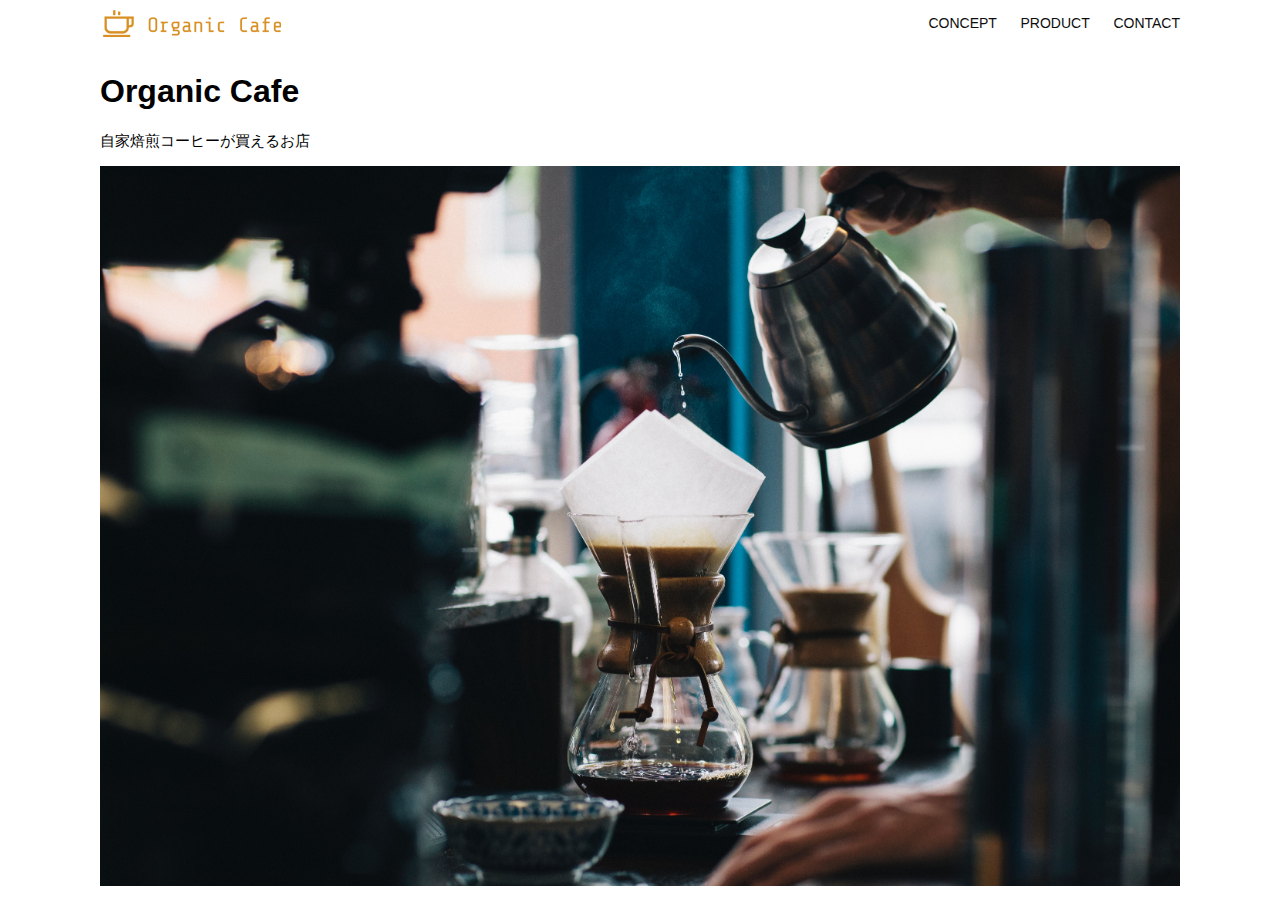
<file: kadai_013/index.html>
<!DOCTYPE html>
<html>
  <head>
    <title>Organic Cafe</title>
    <meta charset="UTF-8" />
    <meta
      name="description"
      content="自家焙煎のコーヒーがお家で楽しめるOrganic Cafe"
    />
    <meta name="viewport" content="width=device-width, initial-scale=1.0" />
    <link rel="stylesheet" href="style.css" />
  </head>
  <body>
    <!-- ヘッダー -->
    <header>
      <!-- ロゴ -->
      <a href="index.html" id="logo"
        ><img src="images/logo.png" alt="トップページに戻る"
      /></a>

      <!-- PC用ナビゲーション -->
      <nav id="nav-pc">
        <a href="index.html#concept">CONCEPT</a>
        <a href="index.html#product">PRODUCT</a>
        <a href="index.html#contact">CONTACT</a>
      </nav>

      <!-- スマートフォン向けのハンバーガーメニュー画像 -->
        <img id="menu-sp" src="images/button-menu.png" alt="ナビゲーションを開く" onclick="document.getElementById('nav-sp').style.display = 'block'">

      <!-- スマートフォン向けのナビゲーション -->
      <nav id="nav-sp">
        <img id="close" src="images/button-close.png" alt="ナビゲーションを閉じる" onclick="document.getElementById('nav-sp').style.display = 'none'">
        
        <a id="logo-sp" href="index.html" onclick="document.getElementById('nav-sp').style.display = 'none'">
          <img src="images/logo-sp.png" alt="トップページに戻る">
        </a>

        <a class="menu" href="index.html#concept" onclick="document.getElementById('nav-sp').style.display = 'none'">CONCEPT</a></li>
        <a class="menu" href="index.html#product" onclick="document.getElementById('nav-sp').style.display = 'none'">PRODUCT</a></li>
        <a class="menu" href="index.html#contact" onclick="document.getElementById('nav-sp').style.display = 'none'">CONTACT</a></li>
      </nav>
    </header>
    
    <main>
      <article>
        <!-- メインビジュアル -->
        <section id="main-visual">
          <div id="main-message">
            <h1>Organic Cafe</h1>
            <p>自家焙煎コーヒーが買えるお店</p>
          </div>
          <img
            src="images/main-image.jpg"
            alt="コーヒーをハンドドリップで淹れる画像"
          />
        </section>
      </article>
    </main>
  </body>
</html>
</file>
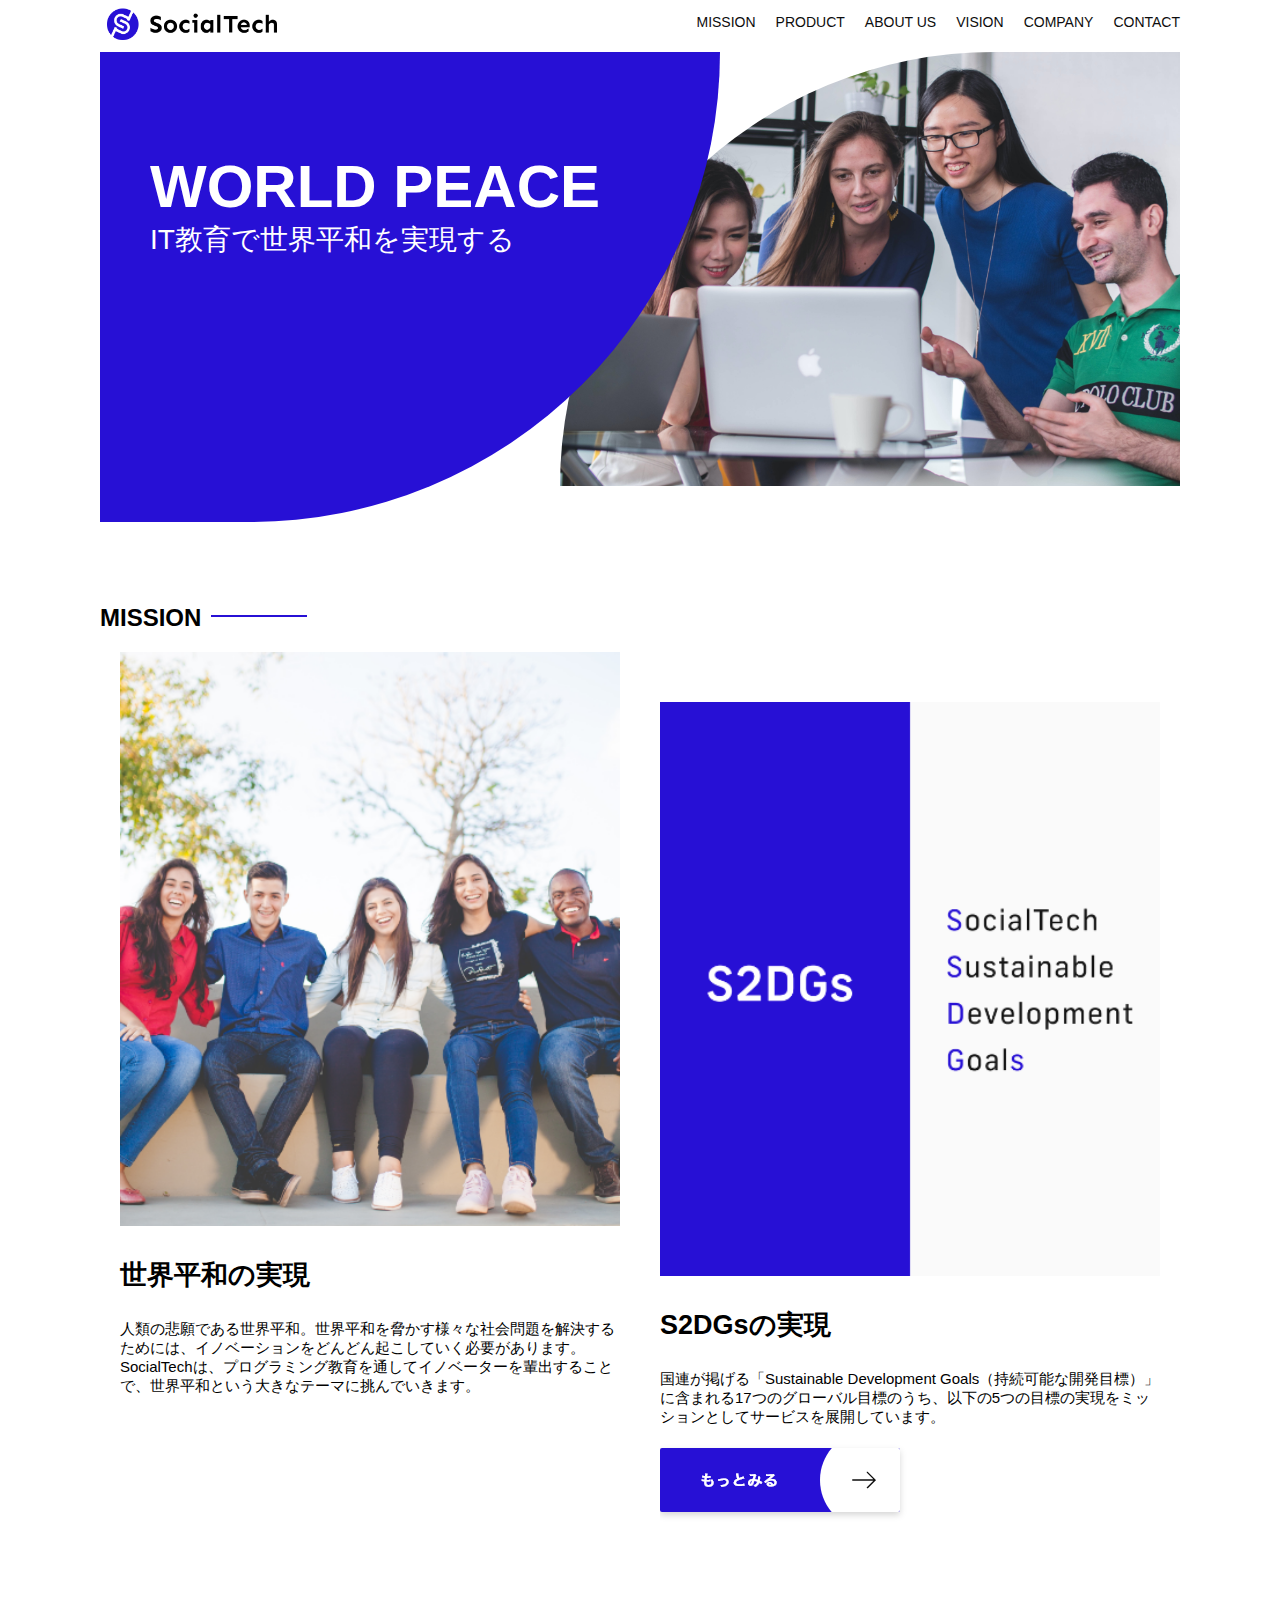
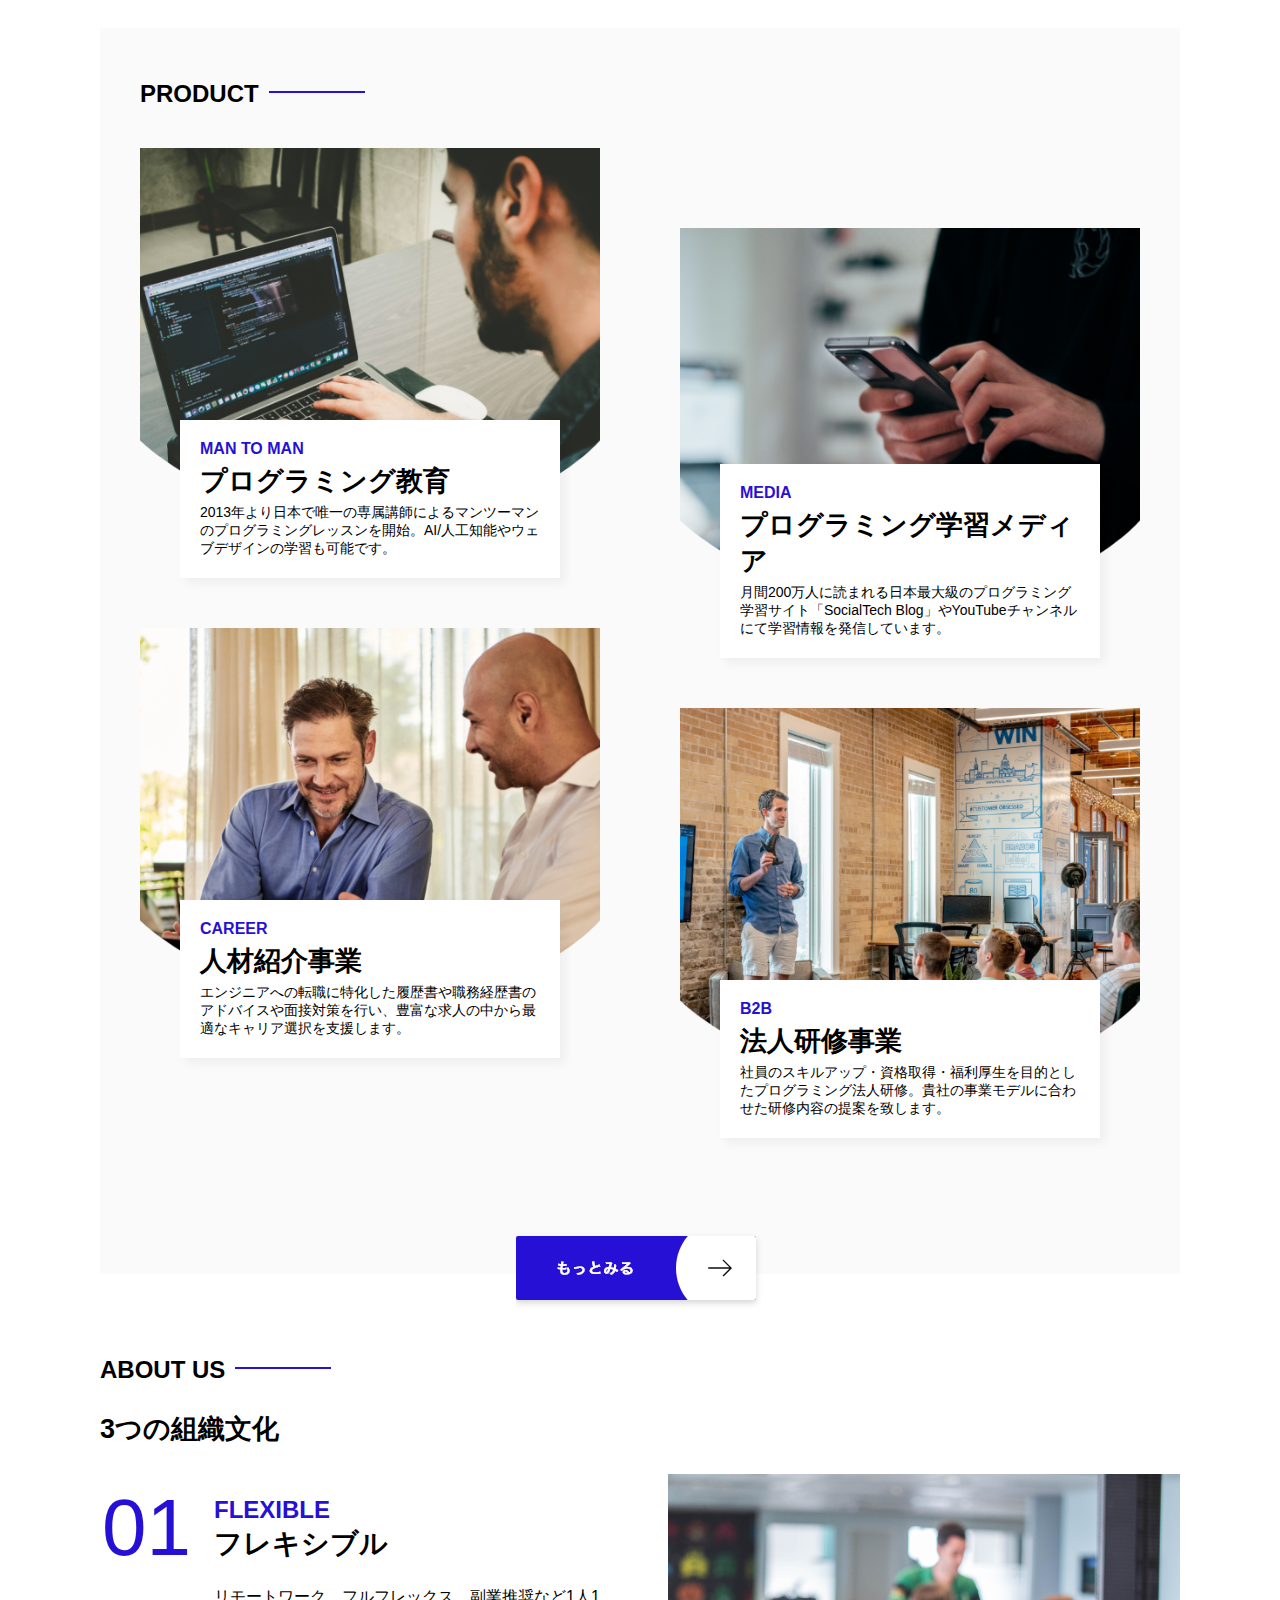
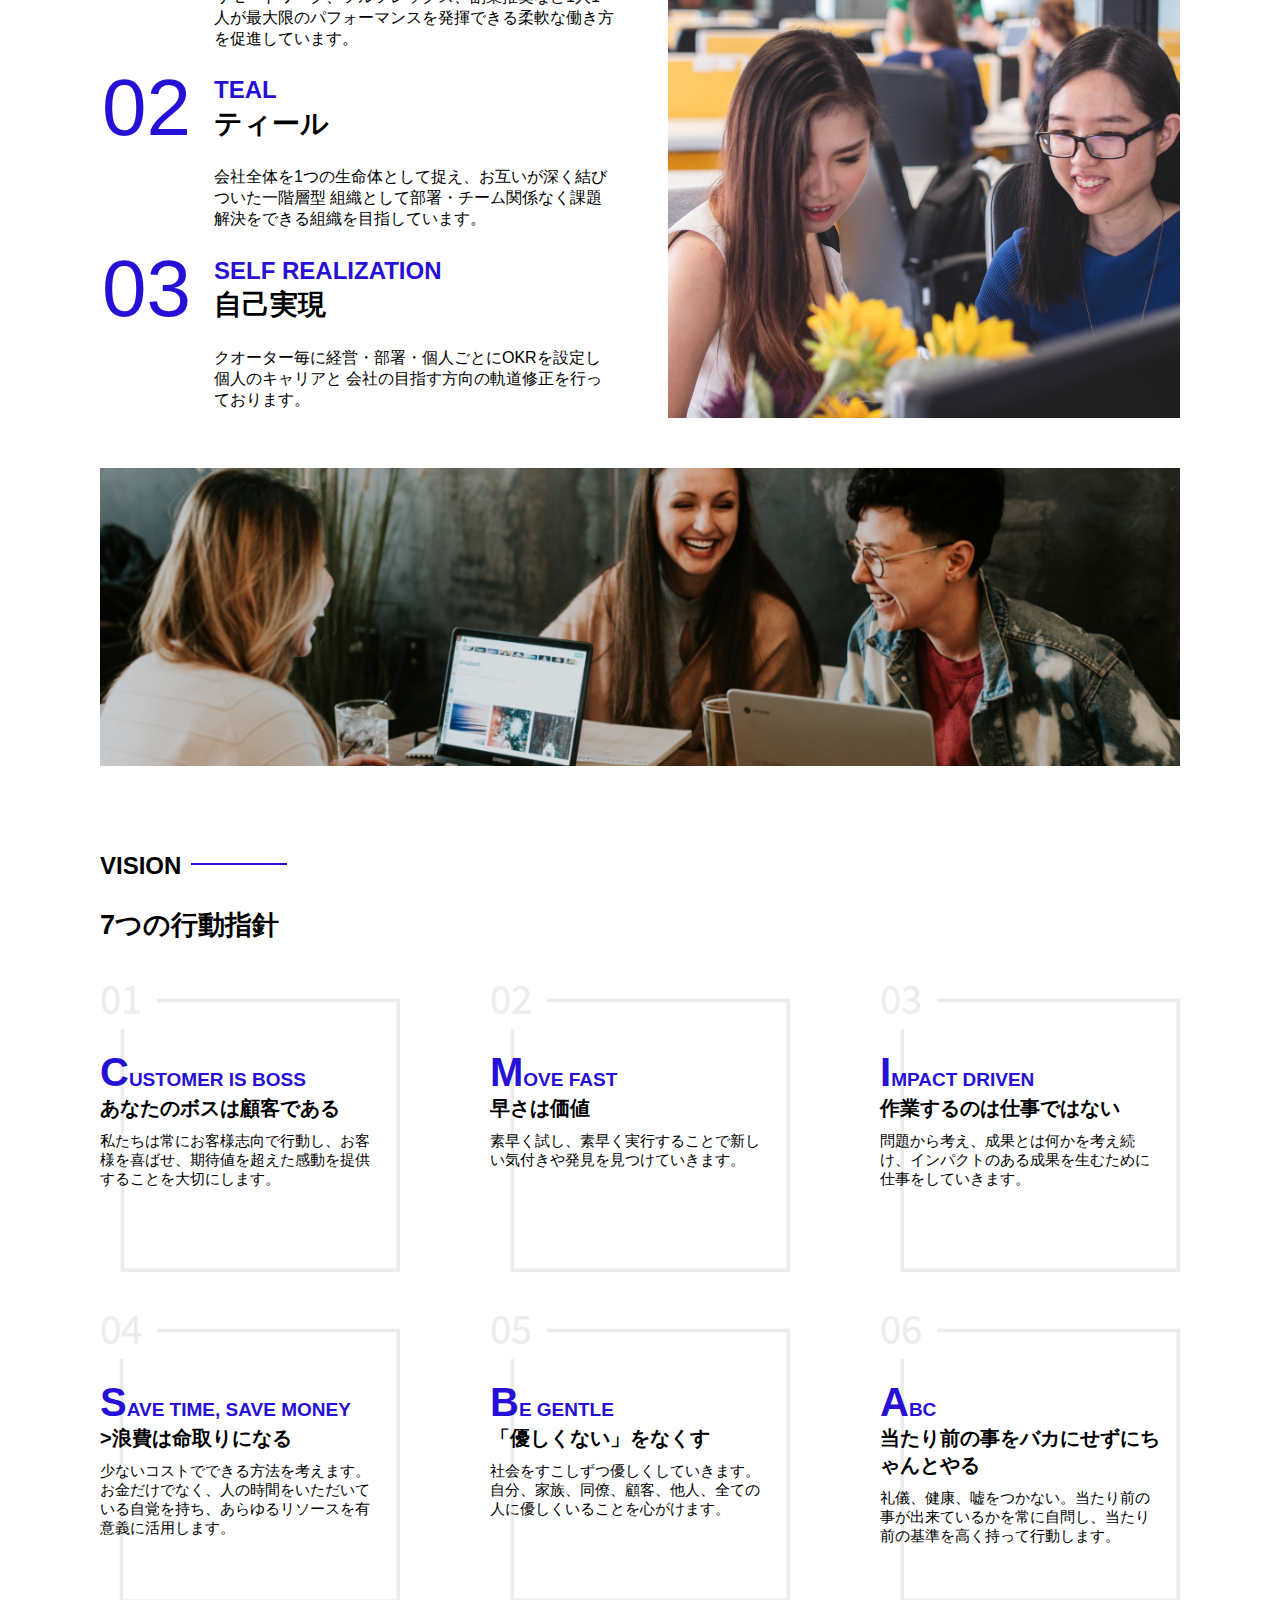
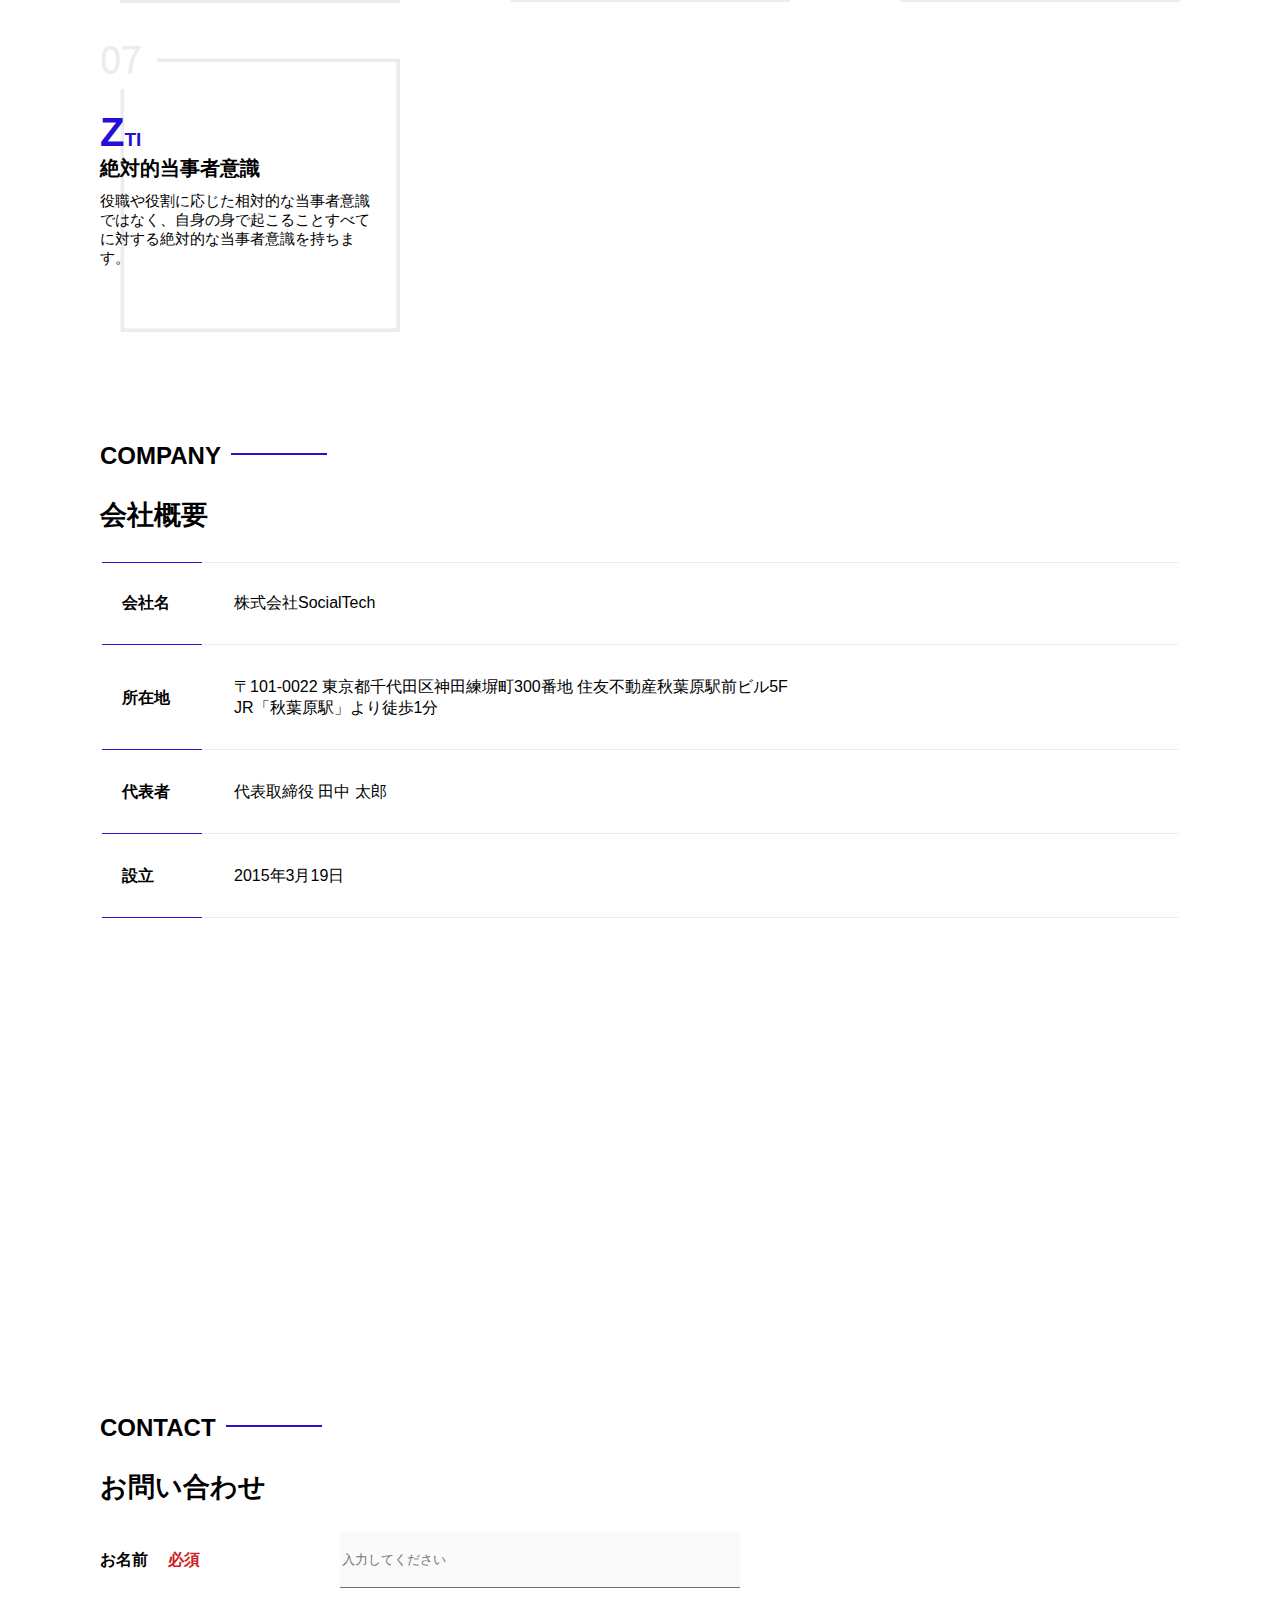
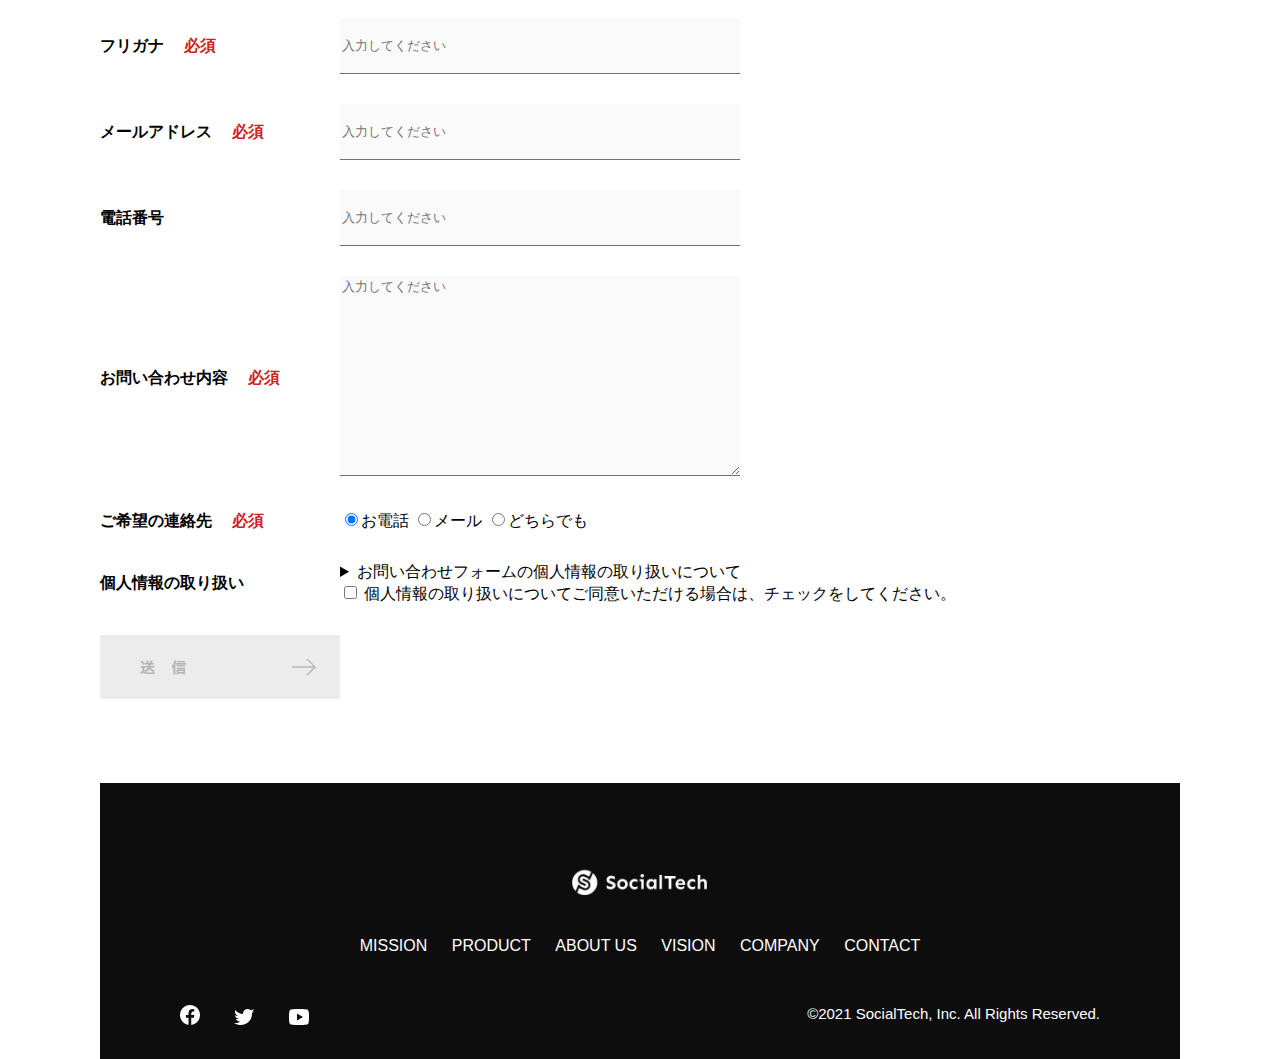
<file: kadai_tutorial_output/index.html>
<!DOCTYPE html>
<html>
<head>
    <title>SocialTech</title>
    <meta charset="UTF-8">
    <meta name="description" content="SocialTechはEdTech業界のリーディングカンパニーを目指します。">
    <meta name="viewport" content="width=device-width, initial-scale=1.0">
    <link rel="stylesheet" href="style.css">
</head>
<body>
    <!--　ヘッダー -->
    <header>
        <!-- ロゴ -->
        <a href="index.html" id="logo">
            <img src="images/logo.png" alt="トップページに戻る">
        </a>

         <!-- PC用ナビゲーション -->
          <nav id="nav-pc">
            <ul>
                <li><a href="mission.html">MISSION</a></li>
                <li><a href="product.html">PRODUCT</a></li>
                <li><a href="index.html#aboutus">ABOUT US</a></li>
                <li><a href="index.html#vision">VISION</a></li>
                <li><a href="index.html#company">COMPANY</a></li>
                <li><a href="index.html#contact">CONTACT</a></li>
            </ul>
          </nav>
          <!-- スマホ用メニューボタン -->
          <button id="menu-sp" onclick="document.getElementById('nav-sp').style.display = 'block'">
           <img  src="images/button-menu.png" alt="ナビゲーションを開く" >
          </button>
            <!-- スマホ用ナビゲーション -->
             <div id="nav-sp">
                <button id="close" onclick="document.getElementById('nav-sp').style.display = 'none'">
                    <img src="images/button-close.png" alt="ナビゲーションを閉じる">
                </button>

                <nav>
                    <ul>
                        <li>
                            <a id="logo-sp" href="index.html" onclick="document.getElementById('nav-sp').style.display = 'none'"><img src="images/logo-sp.png" alt="トップページに戻る"></a>
                        </li>
                        <li><a class="menu" href="mission.html" onclick="document.getElementById('nav-sp').style.display = 'none'">MISSION</a></li>
                        <li><a class="menu" href="product.html" onclick="document.getElementById('nav-sp').style.display = 'none'">PRODUCT</a></li>
                        <li><a class="menu" href="index.html#aboutus" onclick="document.getElementById('nav-sp').style.display = 'none'">ABOUT US</a></li>
                        <li><a class="menu" href="index.html#vision" onclick="document.getElementById('nav-sp').style.display = 'none'">VISION</a></li>
                        <li><a class="menu" href="index.html#company" onclick="document.getElementById('nav-sp').style.display = 'none'">COMPANY</a></li>
                        <li><a class="menu" href="index.html#contact" onclick="document.getElementById('nav-sp').style.display = 'none'">CONTACT</a></li>
                    </ul>
                </nav>
                <div id="sns">
                    <a href="https://www.facebook.com/sejuku2013">
                        <img src="images/button-facebook.png" alt="Facebookのリンク">
                    </a>
                    <a href="https://twitter.com/samuraijuku">
                        <img src="images/button-twitter.png" alt="Twitterのリンク">
                    </a>
                    <a href="https://www.youtube.com/channel/UCCFOQO5aDK0xXam4cUQXT8g">
                        <img src="images/button-youtube.png" alt="YouTubeのリンク">
                    </a>
                </div>
             </div>          
    </header>
    
    <main>
        <article>
            <!-- メインビジュアル -->
            <section id="main-visual">
                <div id="main-message">
                    <h1>WORLD PEACE</h1>
                    <p>IT教育で世界平和を実現する</p>
                </div>
                <img src="images/index/index-main.png" alt="PCの周りに集まる多国籍の仲間たち">
            </section>
            <!--ミッション-->
            <section id="mission">
                <h2 class="index-h2">MISSION</h2>
                <div id="mission-flex">
                    <div>
                        <img id="mission-photo" src="images/index/index-mission.png" alt="屋外のベンチで写真を撮影する多国籍の仲間たち">
                        <h3>世界平和の実現</h3>
                        <p>
                            人類の悲願である世界平和。世界平和を脅かす様々な社会問題を解決するためには、イノベーションをどんどん起こしていく必要があります。SocialTechは、プログラミング教育を通してイノベーターを輩出することで、世界平和という大きなテーマに挑んでいきます。
                        </p>
                    </div>
                    <div>
                        <img id="s2dgs" src="images/index/s2dgs.png" alt="S2DGs">
                        <h3>S2DGsの実現</h3>
                        <p>
                            国連が掲げる「Sustainable Development Goals（持続可能な開発目標）」に含まれる17つのグローバル目標のうち、以下の5つの目標の実現をミッションとしてサービスを展開しています。
                        </p>
                        <a href="mission.html">
                            <img src="images/button-more.png" alt="もっとみる">
                        </a>
                    </div>
                </div>
            </section>
            <!-- プロダクト -->
             <section id="product">
                <h2 class="index-h2">PRODUCT</h2>
                    <div class="product-flex">
                        <div id="product-left">
                            <div>
                                <img class="product-photo" src="images/index/index-mantoman.png" alt="PCでコードを書く男性">
                                <div class="product-explain">
                                    <span>MAN TO MAN</span>
                                    <h3>プログラミング教育</h3>
                                    <p>2013年より日本で唯一の専属講師によるマンツーマンのプログラミングレッスンを開始。AI/人工知能やウェブデザインの学習も可能です。</p>
                                </div>
                            </div>
                            <div>
                                <img class="product-photo" src="images/index/index-career.png" alt="笑顔で話し合う2人の男性">
                                <div class="product-explain">
                                    <span>CAREER</span>
                                    <h3>人材紹介事業</h3>
                                    <p>エンジニアへの転職に特化した履歴書や職務経歴書のアドバイスや面接対策を行い、豊富な求人の中から最適なキャリア選択を支援します。</p>
                                </div>
                            </div>
                        </div>
                        <div id="product-right">
                            <div>
                                <img class="product-photo" src="images/index/index-media.png" alt="スマートフォンを操作する人">
                                <div class="product-explain">
                                    <span>MEDIA</span>
                                    <h3>プログラミング学習メディア</h3>
                                    <p>月間200万人に読まれる日本最大級のプログラミング学習サイト「SocialTech Blog」やYouTubeチャンネルにて学習情報を発信しています。</p>
                                </div>
                            </div>
                            <div>
                                <img class="product-photo" src="images/index/index-b2b.png" alt="講演中の男性とそれを聴く人々">
                                <div class="product-explain">
                                    <span>B2B</span>
                                    <h3>法人研修事業</h3>
                                    <p>社員のスキルアップ・資格取得・福利厚生を目的としたプログラミング法人研修。貴社の事業モデルに合わせた研修内容の提案を致します。</p>
                                </div>
                            </div>
                        </div>
                    </div>
                    <div id="product-more">
                        <a href="product.html">
                            <img src="images/button-more.png" alt="もっとみる">
                        </a>
                    </div>
             </section>
             <!--ABOUT US-->
             <section id="aboutus">
                <h2 class="index-h2">ABOUT US</h2>
                <h3>3つの組織文化</h3>
                <div>
                    <table class="culture-table">
                        <tr>
                            <td class="culture-num">01</td>
                            <th><span class="culture-en">FLEXIBLE</span><br>フレキシブル</th>
                        </tr>
                        <tr>
                            <td>
                                 <!--空のセル-->
                            </td>
                            <td class="culture-description">リモートワーク、フルフレックス、副業推奨など1人1人が最大限のパフォーマンスを発揮できる柔軟な働き方を促進しています。</td>
                        </tr>
                        <tr>
                            <td class="culture-num">02</td>
                            <th><span class="culture-en">TEAL</span><br>ティール</th>
                        </tr>
                        <tr>
                            <td>
                                 <!--空のセル-->
                            </td>
                            <td class="culture-description">会社全体を1つの生命体として捉え、お互いが深く結びついた一階層型 組織として部署・チーム関係なく課題解決をできる組織を目指しています。</td>
                        </tr>
                        <tr>
                            <td class="culture-num">03</td>
                            <th><span class="culture-en">SELF REALIZATION</span><br>自己実現</th>
                        </tr>
                        <tr>
                            <td>
                                 <!--空のセル-->
                            </td>
                            <td class="culture-description">クオーター毎に経営・部署・個人ごとにOKRを設定し個人のキャリアと 会社の目指す方向の軌道修正を行っております。</td>
                        </tr>
                    </table>
                    <img class="culture-img" src="images/index/index-aboutus1.png" alt="笑顔で話し合う2人の女性">
                </div>
                <img class="culture-img2" src="images/index/index-aboutus2.png" alt="笑顔で話し合う3人の男女">
             </section>
             <!--VISION-->
             <section id="vision">
                <h2 class="index-h2">VISION</h2>
                <h3>7つの行動指針</h3>
                <div>
                    <div class="vision-box">
                        <img src="images/index/vision-01.png" alt="01">
                        <div>
                            <h4>CUSTOMER IS BOSS</h4>
                            <h5>あなたのボスは顧客である</h5>
                            <p>私たちは常にお客様志向で行動し、お客様を喜ばせ、期待値を超えた感動を提供することを大切にします。</p>
                        </div>
                    </div>
                    <div class="vision-box">
                        <img src="images/index/vision-02.png" alt="02">
                        <div>
                            <h4>MOVE FAST</h4>
                            <h5>早さは価値</h5>
                            <p>素早く試し、素早く実行することで新しい気付きや発見を見つけていきます。</p>
                        </div>
                    </div>
                    <div class="vision-box">
                        <img src="images/index/vision-03.png" alt="03">
                        <div>
                            <h4>IMPACT DRIVEN</h4>
                            <h5>作業するのは仕事ではない</h5>
                            <p>問題から考え、成果とは何かを考え続け、インパクトのある成果を生むために仕事をしていきます。</p>
                        </div>
                    </div>
                    <div class="vision-box">
                        <img src="images/index/vision-04.png" alt="04">
                        <div>
                            <h4>SAVE TIME, SAVE MONEY</h4>
                            <h5>>浪費は命取りになる</h5>
                            <p>少ないコストでできる方法を考えます。お金だけでなく、人の時間をいただいている自覚を持ち、あらゆるリソースを有意義に活用します。</p>
                        </div>
                    </div>
                    <div class="vision-box">
                        <img src="images/index/vision-05.png" alt="05">
                        <div>
                            <h4>BE GENTLE</h4>
                            <h5>「優しくない」をなくす</h5>
                            <p>社会をすこしずつ優しくしていきます。自分、家族、同僚、顧客、他人、全ての人に優しくいることを心がけます。</p>
                        </div>
                    </div>
                    <div class="vision-box">
                        <img src="images/index/vision-06.png" alt="06">
                        <div>
                            <h4>ABC</h4>
                            <h5>当たり前の事をバカにせずにちゃんとやる</h5>
                            <p>礼儀、健康、嘘をつかない。当たり前の事が出来ているかを常に自問し、当たり前の基準を高く持って行動します。</p>
                        </div>
                    </div>
                    <div class="vision-box">
                        <img src="images/index/vision-07.png" alt="07">
                        <div>
                            <h4>ZTI</h4>
                            <h5>絶対的当事者意識</h5>
                            <p>役職や役割に応じた相対的な当事者意識ではなく、自身の身で起こることすべてに対する絶対的な当事者意識を持ちます。</p>
                        </div>
                    </div>
                </div>
             </section>
              <!-- COMPANY -->
               <section id="company">
                <h2 class="index-h2">COMPANY</h2>
                <h3>会社概要</h3>
                <table id="company-table">
                    <tr>
                        <th class="tableheader tableheader-first">会社名</th>
                        <td class="cell cell-first">株式会社SocialTech</td>
                    </tr>
                    <tr>
                        <th class="tableheader">所在地</th>
                        <td class="cell">〒101-0022 東京都千代田区神田練塀町300番地 住友不動産秋葉原駅前ビル5F<br>JR「秋葉原駅」より徒歩1分</td>
                    </tr>
                    <tr>
                        <th class="tableheader">代表者</th>
                        <td class="cell">代表取締役 田中 太郎</td>
                    </tr>
                    <tr>
                        <th class="tableheader">設立</th>
                        <td class="cell">2015年3月19日</td>
                    </tr>
                </table>
                <iframe src="https://www.google.com/maps/embed?pb=!1m18!1m12!1m3!1d3240.0688551336807!2d139.7720776771055!3d35.69992317258124!2m3!1f0!2f0!3f0!3m2!1i1024!2i768!4f13.1!3m3!1m2!1s0x60188fee13660e23%3A0x77137876edf742ac!2z5L2P5Y-L5LiN5YuV55Sj56eL6JGJ5Y6f6aeF5YmN44OT44Or!5e0!3m2!1sja!2sjp!4v1704858013291!5m2!1sja!2sjp"
                        style="border: 0" allowfullscreen="" loading="lazy">
                </iframe>
               </section>
               <!-- お問い合わせフォーム -->
                <section id="contact">
                    <h2 class="index-h2">CONTACT</h2>
                    <h3>お問い合わせ</h3>
                    <form>
                        <div>
                            <div class="contact-heading">
                                <label class="contact-label">お名前<span class="contact-span">必須</span></label>
                            </div>
                            <div>
                                <input type="text" name="name" placeholder="入力してください" class="contact-textbox">
                            </div>
                        </div>
                        <div>
                            <div class="contact-heading">
                                <label class="contact-label">フリガナ<span class="contact-span">必須</span></label>
                            </div>
                            <div>
                                <input type="text" name="hurigana" placeholder="入力してください" class="contact-textbox">
                            </div>
                        </div>
                        <div>
                            <div class="contact-heading">
                                <label class="contact-label">メールアドレス<span class="contact-span">必須</span></label>
                            </div>
                            <div>
                                <input type="text" name="email" placeholder="入力してください" class="contact-textbox">
                            </div>
                        </div>
                        <div>
                            <div class="contact-heading">
                                <label class="contact-label">電話番号</label>
                            </div>
                            <div>
                                <input type="text" name="tell" placeholder="入力してください" class="contact-textbox">
                            </div>
                        </div>
                        <div>
                            <div class="contact-heading">
                                <label class="contact-label">お問い合わせ内容<span class="contact-span">必須</span></label>
                            </div>
                            <div>
                                <textarea class="contact-textarea" placeholder="入力してください" name="message"></textarea>
                            </div>
                        </div>
                        <div>
                            <div class="contact-heading">
                                <label class="contact-label">ご希望の連絡先<span class="contact-span">必須</span></label>
                            </div>
                            <div>
                                <input class="radiobutton" type="radio" value="" name="contact" checked><label>お電話</label>
                                <input class="radiobutton" type="radio" value="" name="contact"><label>メール</label>
                                <input class="radiobutton" type="radio" value="" name="contact"><label>どちらでも</label>
                            </div>
                        </div>
                        <div>
                            <div class="contact-heading">
                                <label class="contact-label">個人情報の取り扱い</label>
                            </div>
                            <div>
                                <details>
                                    <summary>お問い合わせフォームの個人情報の取り扱いについて</summary>
                                    <div>
                                        <dl>
                                            <dt>１．組織の名称又は氏名</dt>
                                            <dd>株式会社SocialTech</dd>
                                            <dt>２．個人情報保護管理者（若しくはその代理人）の氏名又は職名、所属及び連絡先</dt>
                                            <dd>
                                              <p>鈴木 一郎 コーポレート部</p>
                                              <p>メールアドレス：samurai@example.com</p>
                                              <p>TEL：03-1234-5678</p>
                                            </dd>
                                            <dt>３．個人情報の利用目的</dt>
                                            <dd>
                                              <ul>
                                                <li>本サービス及び本サービスに関連する情報の提供又はそれらに関する連絡のため</li>
                                                <li>ユーザーの本人確認のため</li>
                                                <li>当社サービスのご案内のため</li>
                                                <li>当社の商品等の広告または宣伝（電子メールによるものを含むものとします。）</li>
                                              </ul>
                                            </dd>
                                            <dt>４．個人情報の取り扱い業務の委託</dt>
                                            <dd>個人情報の取扱業務の全部または一部を外部に業務委託する場合があります。その際、弊社は、個人情報を適切に保護できる管理体制を敷き実行していることを条件として委託先を厳選したうえで、機密保持契約を委託先と締結し、お客様の個人情報を厳密に管理させます。</dd>
                                            <dt>５．個人情報の開示等の請求</dt>
                                            <dd>
                                              お客様は、弊社に対してご自身の個人情報の開示等（利用目的の通知、開示、内容の訂正・追加・削除、利用の停止または消去、第三者への提供の停止）に関して、当社問合わせ窓口に申し出ることができます。<br>
                                              その際、弊社はお客様ご本人を確認させていただいたうえで、合理的な期間内に対応いたします。<br>
                                              なお、個人情報に関する弊社問合わせ先は、次の通りです。
                                            </dd>
                                            <dd>
                                              <p>株式会社SocialTech　個人情報問合せ窓口</p>
                                              <p>〒150-0043　東京都千代田区神田練塀町300番地 住友不動産秋葉原駅前ビル5F</p>
                                              <p>メールアドレス：samurai@example.com　TEL：03-1234-5678</p>
                                            </dd>
                      
                                            <dt>６．個人情報を提供されることの任意性について</dt>
                                            <dd>お客様がご自身の個人情報を弊社に提供されるか否かは、お客様のご判断によりますが、もしご提供されない場合には、適切なサービスが提供できない場合がありますので予めご了承ください。</dd>
                                          </dl>
                                    </div>
                                </details>
                                <input type="checkbox" name="agree">
                                <span>個人情報の取り扱いについてご同意いただける場合は、チェックをしてください。</span>
                            </div>
                        </div>
                        <input type="image" src="images/button-submit.png" alt="送信する">
                    </form>
                </section>
        </article>
    </main>

    <footer>
        <div id="footer-logo">
            <img src="images/logo-sp.png" alt="SocialTech">
        </div>
        <div id="footer-link">
            <a href="mission.html">MISSION</a>
            <a href="product.html">PRODUCT</a>
            <a href="index.html#aboutus">ABOUT US</a>
            <a href="index.html#vision">VISION</a>
            <a href="index.html#company">COMPANY</a>
            <a href="index.html#contact">CONTACT</a>
        </div>
        <div id="sns-footer">
            <div class="sns-btns">
                <a href="https://www.facebook.com/sejuku2013"><img src="images/button-facebook.png" alt="Facebookのリンク"></a>
                <a href="https://twitter.com/samuraijuku"><img src="images/button-twitter.png" alt="YouTubeのリンク"></a>
                <a href="https://www.youtube.com/channel/UCCFOQO5aDK0xXam4cUQXT8g"><img src="images/button-youtube.png" alt="YouTubeのリンク"></a>
            </div>
            <p id="copyright">&copy;2021 SocialTech, Inc. All Rights Reserved.</p>
        </div>
    </footer>

</body>
</html>
</file>
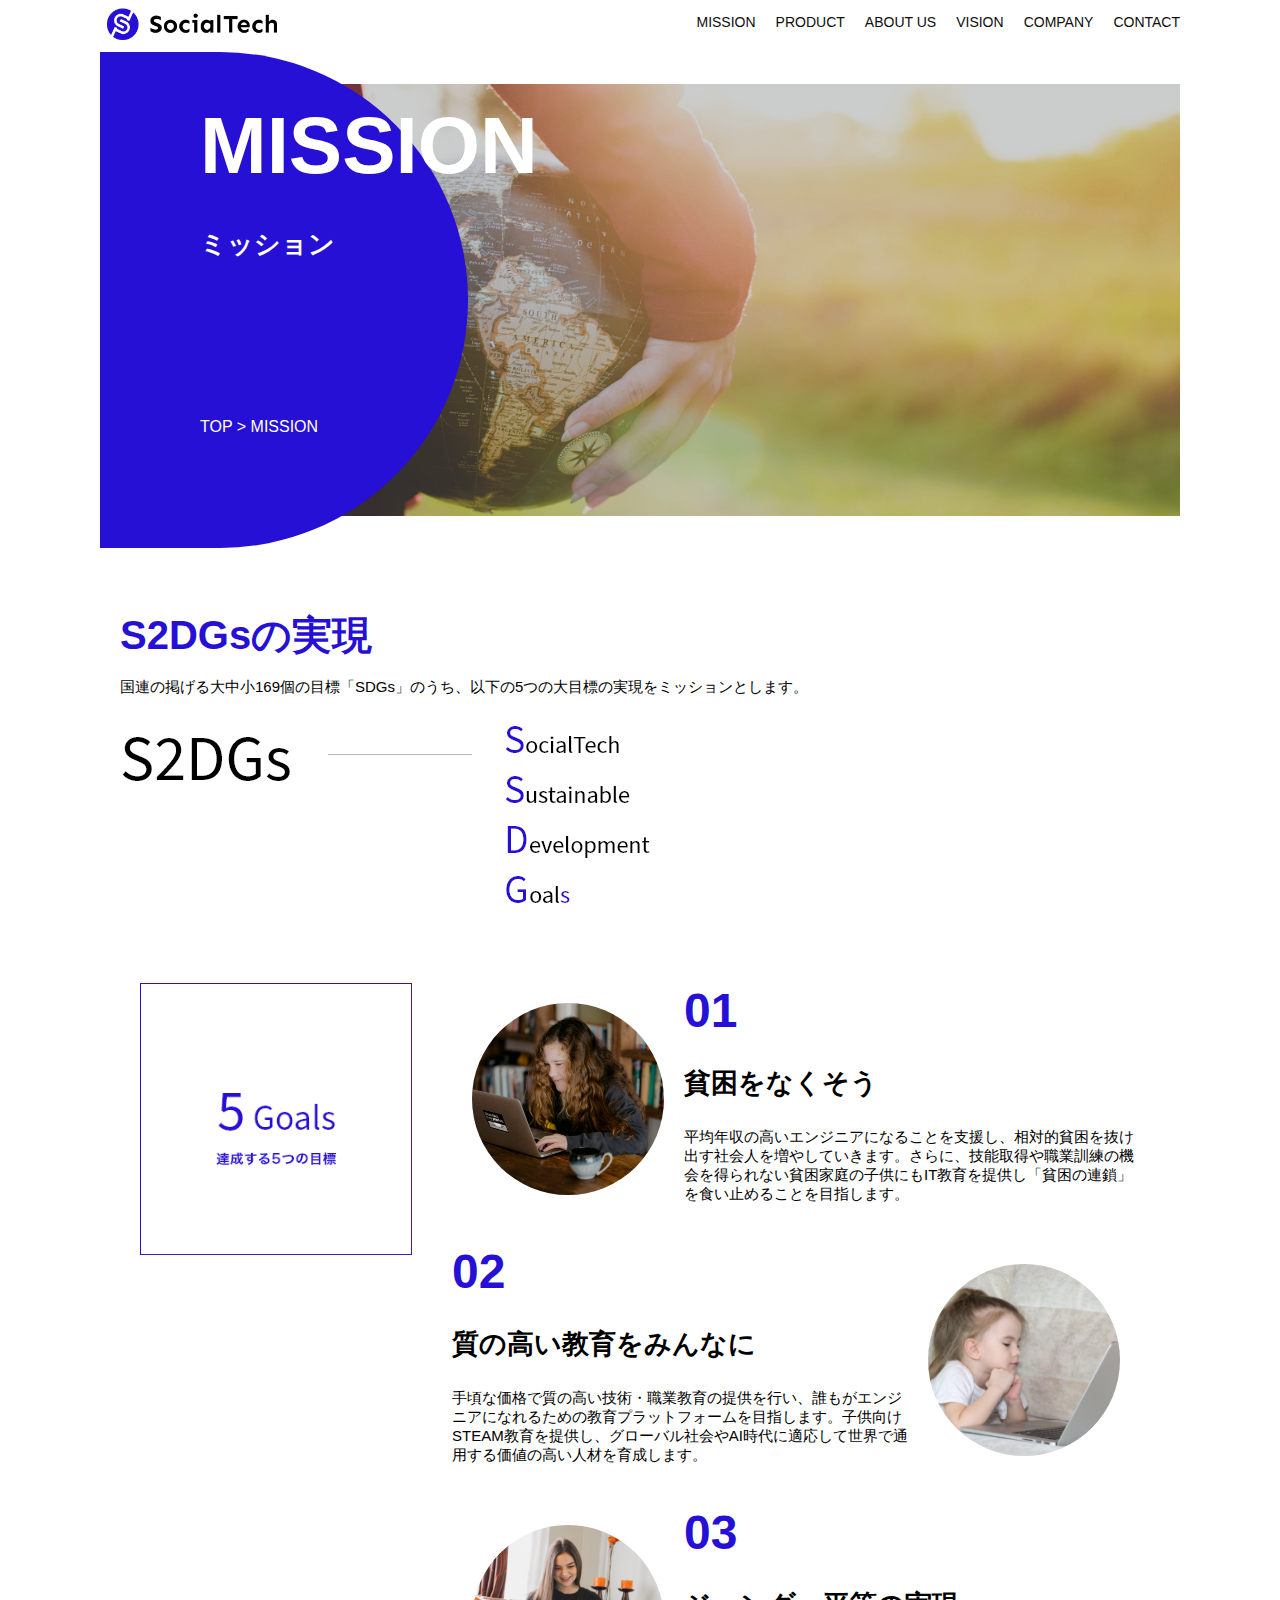
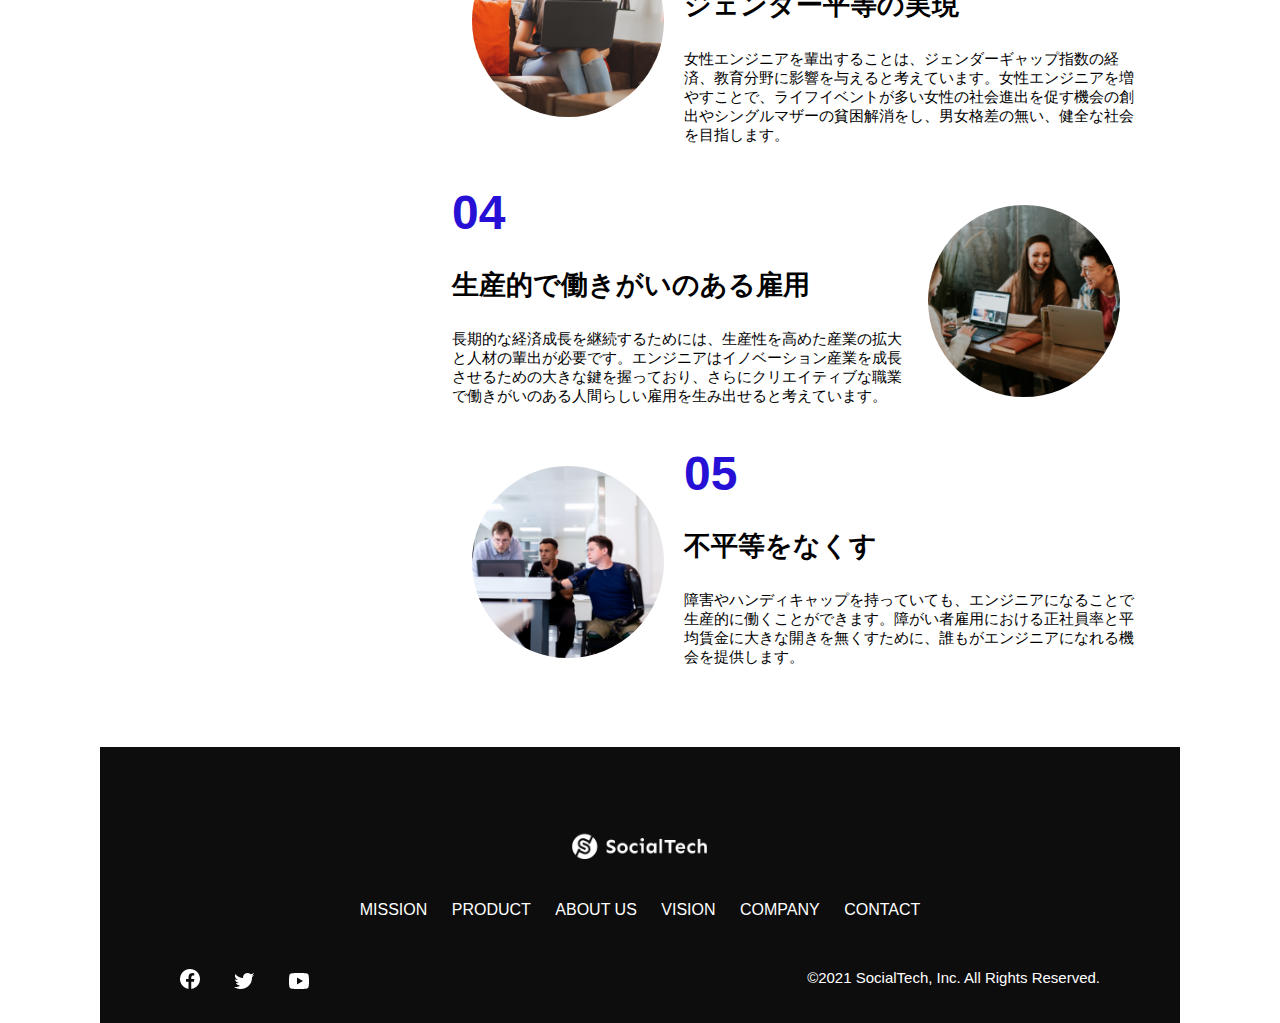
<file: kadai_tutorial_output/mission.html>
<!DOCTYPE html>
<html>
<head>
    <title>SocialTech - MISSION ミッション -</title>
    <meta charset="UTF-8">
    <meta name="description" content="SocialTechが目指す5つの目標（S2DGs）を紹介します">
    <meta name="viewport" content="width=device-width, initial-scale=1.0">
    <link rel="stylesheet" href="style.css">
</head>
<body>
    <!--　ヘッダー -->
    <header>
        <!-- ロゴ -->
        <a href="index.html" id="logo">
            <img src="images/logo.png" alt="トップページに戻る">
        </a>

         <!-- PC用ナビゲーション -->
          <nav id="nav-pc">
            <ul>
                <li><a href="mission.html">MISSION</a></li>
                <li><a href="product.html">PRODUCT</a></li>
                <li><a href="index.html#aboutus">ABOUT US</a></li>
                <li><a href="index.html#vision">VISION</a></li>
                <li><a href="index.html#company">COMPANY</a></li>
                <li><a href="index.html#contact">CONTACT</a></li>
            </ul>
          </nav>
          <!-- スマホ用メニューボタン -->
          <button id="menu-sp" onclick="document.getElementById('nav-sp').style.display = 'block'">
           <img  src="images/button-menu.png" alt="ナビゲーションを開く" >
          </button>
            <!-- スマホ用ナビゲーション -->
             <div id="nav-sp">
                <button id="close" onclick="document.getElementById('nav-sp').style.display = 'none'">
                    <img src="images/button-close.png" alt="ナビゲーションを閉じる">
                </button>

                <nav>
                    <ul>
                        <li>
                            <a id="logo-sp" href="index.html" onclick="document.getElementById('nav-sp').style.display = 'none'"><img src="images/logo-sp.png" alt="トップページに戻る"></a>
                        </li>
                        <li><a class="menu" href="mission.html" onclick="document.getElementById('nav-sp').style.display = 'none'">MISSION</a></li>
                        <li><a class="menu" href="product.html" onclick="document.getElementById('nav-sp').style.display = 'none'">PRODUCT</a></li>
                        <li><a class="menu" href="index.html#aboutus" onclick="document.getElementById('nav-sp').style.display = 'none'">ABOUT US</a></li>
                        <li><a class="menu" href="index.html#vision" onclick="document.getElementById('nav-sp').style.display = 'none'">VISION</a></li>
                        <li><a class="menu" href="index.html#company" onclick="document.getElementById('nav-sp').style.display = 'none'">COMPANY</a></li>
                        <li><a class="menu" href="index.html#contact" onclick="document.getElementById('nav-sp').style.display = 'none'">CONTACT</a></li>
                    </ul>
                </nav>
                <div id="sns">
                    <a href="https://www.facebook.com/sejuku2013">
                        <img src="images/button-facebook.png" alt="Facebookのリンク">
                    </a>
                    <a href="https://twitter.com/samuraijuku">
                        <img src="images/button-twitter.png" alt="Twitterのリンク">
                    </a>
                    <a href="https://www.youtube.com/channel/UCCFOQO5aDK0xXam4cUQXT8g">
                        <img src="images/button-youtube.png" alt="YouTubeのリンク">
                    </a>
                </div>
             </div>          
    </header>

    <main>
        <article>
            <section id="mission-main">
                <div class="mission-main-inner">
                    <div id="mission-title">
                        <h1>MISSION<br><span>ミッション</span></h1>
                        <p>TOP > MISSION</p>
                    </div>
                </div>
            </section>

            <section id="mission-s2dgs">
                <h2 class="mission-h2">S2DGsの実現</h2>
                <p>国連の掲げる大中小169個の目標「SDGs」のうち、以下の5つの大目標の実現をミッションとします。</p>
                <img src="images/mission/mission-s2dgs.png" alt="S2DGs">
            </section>

            <section id="mission-five-goals">
                <div class="five-goals-image">
                    <img src="images/mission/mission-5goals.png" alt="5Goals">
                </div>
                <div class="five-goals-read">
                    <div>
                        <img class="fivegoals-image-left" src="images/mission/mission-5goals01.png" alt="PCを操作する女の子">
                        <span class="fivegoals-number">01</span>
                        <h3 class="fivegoals-h3">貧困をなくそう</h3>
                        <p class="fivegoals-p">平均年収の高いエンジニアになることを支援し、相対的貧困を抜け出す社会人を増やしていきます。さらに、技能取得や職業訓練の機会を得られない貧困家庭の子供にもIT教育を提供し「貧困の連鎖」を食い止めることを目指します。</p>
                    </div>
                    <div>
                        <img class="fivegoals-image-right" src="images/mission/mission-5goals02.png" alt="PCを見つめる小さい女の子">
                        <span class="fivegoals-number">02</span>
                        <h3 class="fivegoals-h3">質の高い教育をみんなに</h3>
                        <p class="fivegoals-p">手頃な価格で質の高い技術・職業教育の提供を行い、誰もがエンジニアになれるための教育プラットフォームを目指します。子供向けSTEAM教育を提供し、グローバル社会やAI時代に適応して世界で通用する価値の高い人材を育成します。</p>
                    </div>
                    <div>
                        <img class="fivegoals-image-left" src="images/mission/mission-5goals03.png" alt="PCを操作する女性">
                        <span class="fivegoals-number">03</span>
                        <h3 class="fivegoals-h3">ジェンダー平等の実現</h3>
                        <p class="fivegoals-p">女性エンジニアを輩出することは、ジェンダーギャップ指数の経済、教育分野に影響を与えると考えています。女性エンジニアを増やすことで、ライフイベントが多い女性の社会進出を促す機会の創出やシングルマザーの貧困解消をし、男女格差の無い、健全な社会を目指します。</p>
                    </div>
                    <div>
                        <img class="fivegoals-image-right" src="images/mission/mission-5goals04.png" alt="笑顔で話し合う3人の男女">
                        <span class="fivegoals-number">04</span>
                        <h3 class="fivegoals-h3">生産的で働きがいのある雇用</h3>
                        <p class="fivegoals-p">長期的な経済成長を継続するためには、生産性を高めた産業の拡大と人材の輩出が必要です。エンジニアはイノベーション産業を成長させるための大きな鍵を握っており、さらにクリエイティブな職業で働きがいのある人間らしい雇用を生み出せると考えています。</p>
                    </div>
                    <div>
                        <img class="fivegoals-image-left" src="images/mission/mission-5goals05.png" alt="障害を持つ男性が生き生きと働く様子">
                        <span class="fivegoals-number">05</span>
                        <h3 class="fivegoals-h3">不平等をなくす</h3>
                        <p class="fivegoals-p">障害やハンディキャップを持っていても、エンジニアになることで生産的に働くことができます。障がい者雇用における正社員率と平均賃金に大きな開きを無くすために、誰もがエンジニアになれる機会を提供します。</p>
                    </div>
                </div>
            </section>
        </article>
    </main>

    <footer>
        <div id="footer-logo">
            <img src="images/logo-sp.png" alt="SocialTech">
        </div>
        <div id="footer-link">
            <a href="mission.html">MISSION</a>
            <a href="product.html">PRODUCT</a>
            <a href="index.html#aboutus">ABOUT US</a>
            <a href="index.html#vision">VISION</a>
            <a href="index.html#company">COMPANY</a>
            <a href="index.html#contact">CONTACT</a>
        </div>
        <div id="sns-footer">
            <div class="sns-btns">
                <a href="https://www.facebook.com/sejuku2013"><img src="images/button-facebook.png" alt="Facebookのリンク"></a>
                <a href="https://twitter.com/samuraijuku"><img src="images/button-twitter.png" alt="YouTubeのリンク"></a>
                <a href="https://www.youtube.com/channel/UCCFOQO5aDK0xXam4cUQXT8g"><img src="images/button-youtube.png" alt="YouTubeのリンク"></a>
            </div>
            <p id="copyright">&copy;2021 SocialTech, Inc. All Rights Reserved.</p>
        </div>
    </footer>

</body>
</html>
</file>
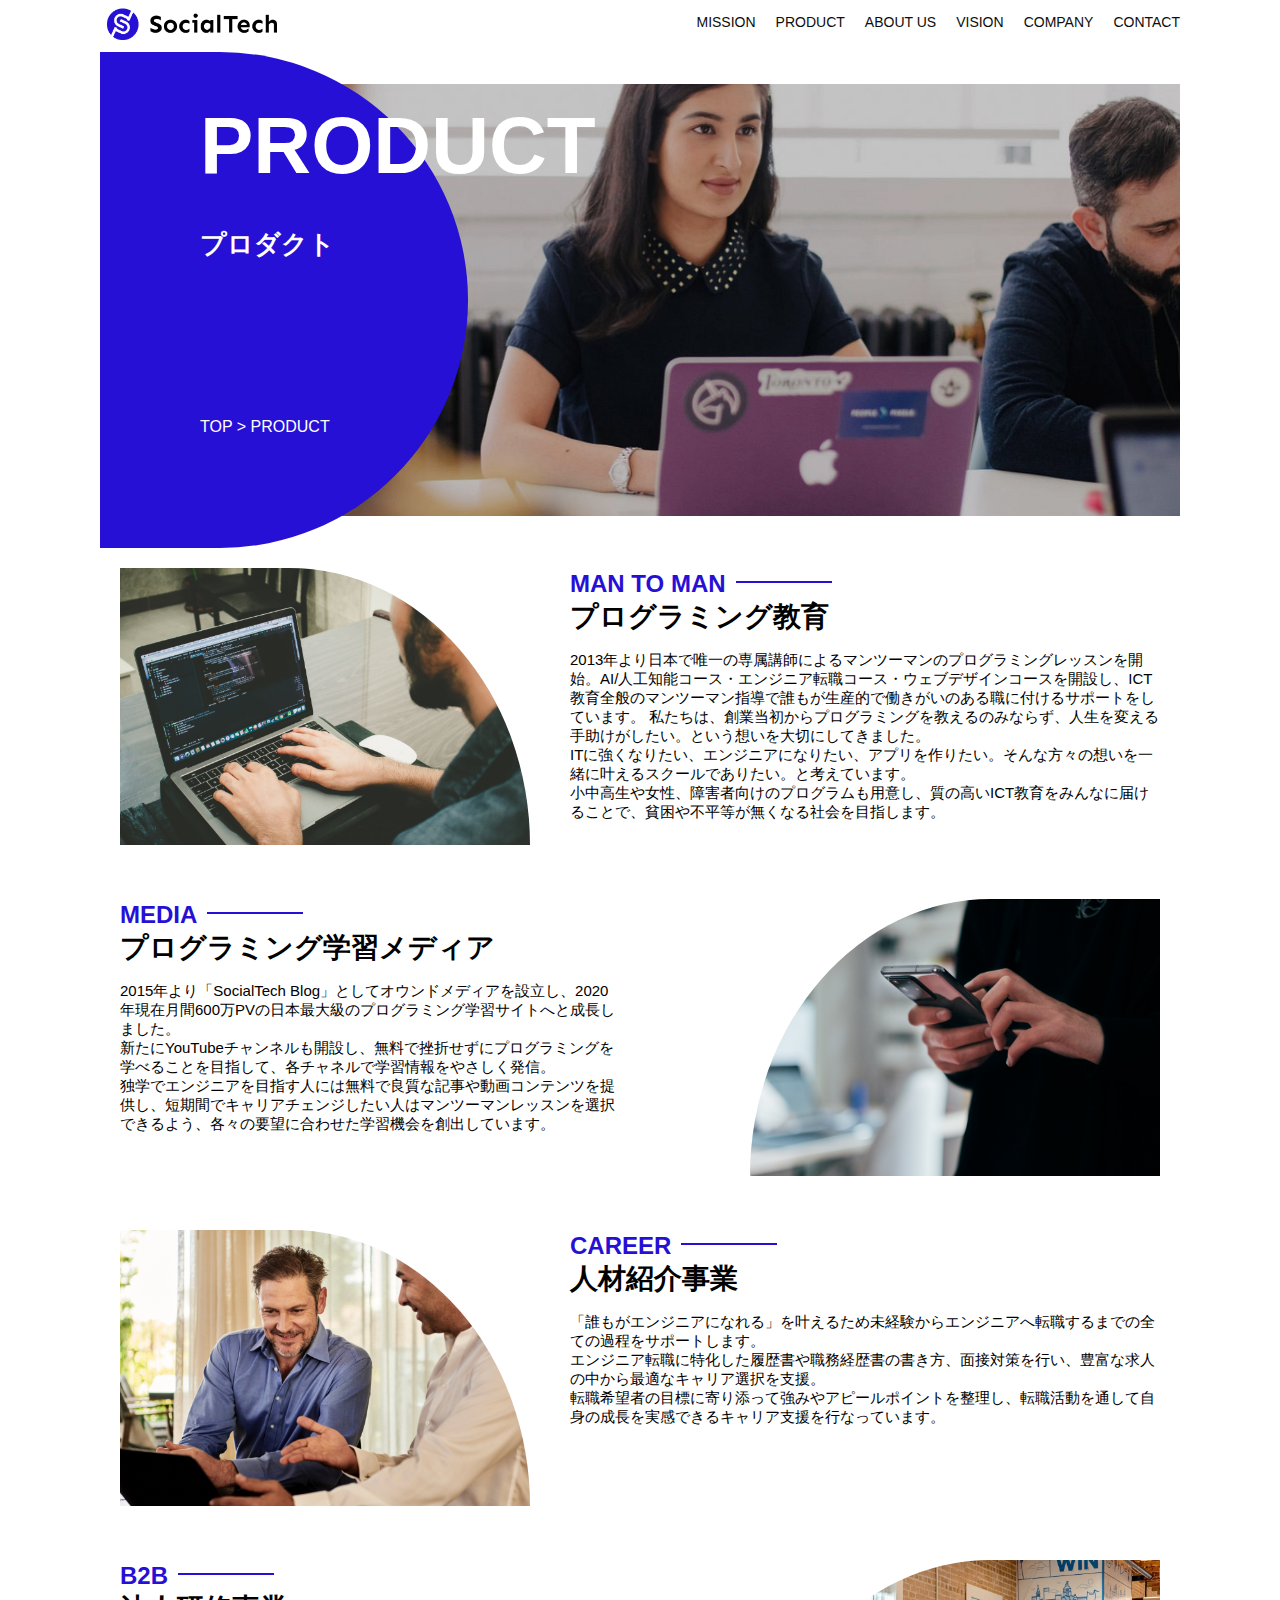
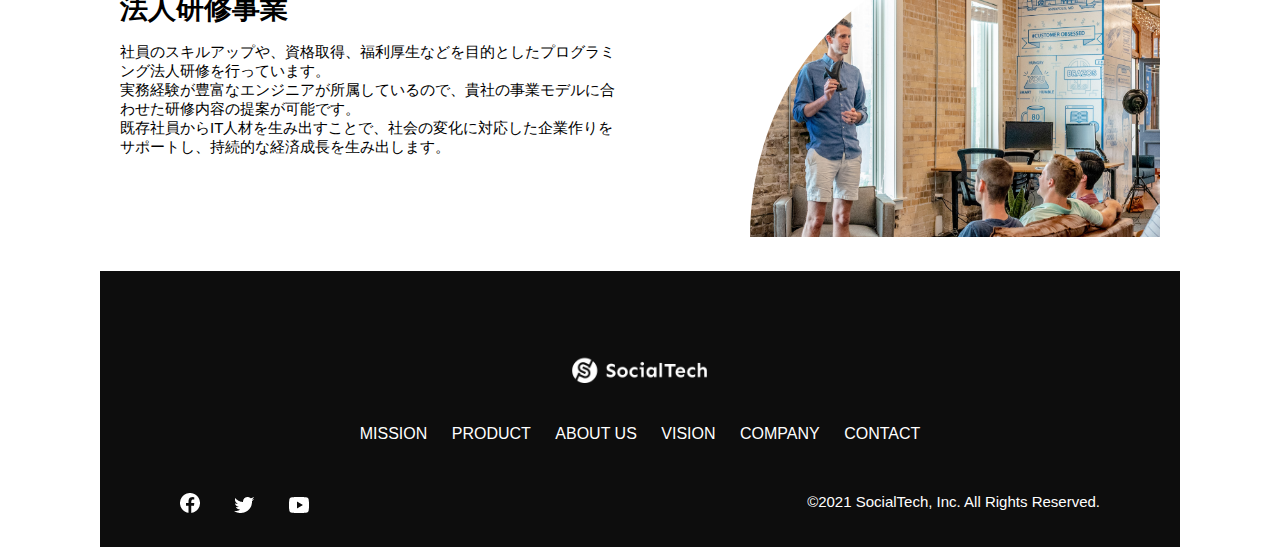
<file: kadai_tutorial_output/product.html>
<!DOCTYPE html>
<html>
<head>
    <title>SocialTech -PRODUCT プロダクト-</title>
    <meta charset="UTF-8">
    <meta name="description" content="SocialTechの4つのプロダクトを紹介します">
    <meta name="viewport" content="width=device-width, initial-scale=1.0">
    <link rel="stylesheet" href="style.css">
</head>
<body>
    <!--　ヘッダー -->
    <header>
        <!-- ロゴ -->
        <a href="index.html" id="logo">
            <img src="images/logo.png" alt="トップページに戻る">
        </a>

         <!-- PC用ナビゲーション -->
          <nav id="nav-pc">
            <ul>
                <li><a href="mission.html">MISSION</a></li>
                <li><a href="product.html">PRODUCT</a></li>
                <li><a href="index.html#aboutus">ABOUT US</a></li>
                <li><a href="index.html#vision">VISION</a></li>
                <li><a href="index.html#company">COMPANY</a></li>
                <li><a href="index.html#contact">CONTACT</a></li>
            </ul>
          </nav>
          <!-- スマホ用メニューボタン -->
          <button id="menu-sp" onclick="document.getElementById('nav-sp').style.display = 'block'">
           <img  src="images/button-menu.png" alt="ナビゲーションを開く" >
          </button>
            <!-- スマホ用ナビゲーション -->
             <div id="nav-sp">
                <button id="close" onclick="document.getElementById('nav-sp').style.display = 'none'">
                    <img src="images/button-close.png" alt="ナビゲーションを閉じる">
                </button>

                <nav>
                    <ul>
                        <li>
                            <a id="logo-sp" href="index.html" onclick="document.getElementById('nav-sp').style.display = 'none'"><img src="images/logo-sp.png" alt="トップページに戻る"></a>
                        </li>
                        <li><a class="menu" href="mission.html" onclick="document.getElementById('nav-sp').style.display = 'none'">MISSION</a></li>
                        <li><a class="menu" href="product.html" onclick="document.getElementById('nav-sp').style.display = 'none'">PRODUCT</a></li>
                        <li><a class="menu" href="index.html#aboutus" onclick="document.getElementById('nav-sp').style.display = 'none'">ABOUT US</a></li>
                        <li><a class="menu" href="index.html#vision" onclick="document.getElementById('nav-sp').style.display = 'none'">VISION</a></li>
                        <li><a class="menu" href="index.html#company" onclick="document.getElementById('nav-sp').style.display = 'none'">COMPANY</a></li>
                        <li><a class="menu" href="index.html#contact" onclick="document.getElementById('nav-sp').style.display = 'none'">CONTACT</a></li>
                    </ul>
                </nav>
                <div id="sns">
                    <a href="https://www.facebook.com/sejuku2013">
                        <img src="images/button-facebook.png" alt="Facebookのリンク">
                    </a>
                    <a href="https://twitter.com/samuraijuku">
                        <img src="images/button-twitter.png" alt="Twitterのリンク">
                    </a>
                    <a href="https://www.youtube.com/channel/UCCFOQO5aDK0xXam4cUQXT8g">
                        <img src="images/button-youtube.png" alt="YouTubeのリンク">
                    </a>
                </div>
             </div>          
    </header>
    
    <main>
        <article>
            <section id="product-main">
                <div class="product-main-inner">
                    <div id="product-title">
                        <h1>PRODUCT<br><span>プロダクト</span></h1>
                        <p>TOP > PRODUCT</p>
                    </div>
                </div>
            </section>

            <section class="product-section product-section-left">
                <div class="product-section-img">
                    <img src="images/product/product-mantoman.png" alt="PCでコードを書く男性">
                </div>
                <div class="product-read">
                    <h2 class="product-h2">MAN TO MAN</h2>
                    <h3 class="product-h3">プログラミング教育</h3>
                    <p>
                        2013年より日本で唯一の専属講師によるマンツーマンのプログラミングレッスンを開始。AI/人工知能コース・エンジニア転職コース・ウェブデザインコースを開設し、ICT教育全般のマンツーマン指導で誰もが生産的で働きがいのある職に付けるサポートをしています。 私たちは、創業当初からプログラミングを教えるのみならず、人生を変える手助けがしたい。という想いを大切にしてきました。<br>ITに強くなりたい、エンジニアになりたい、アプリを作りたい。そんな方々の想いを一緒に叶えるスクールでありたい。と考えています。<br>小中高生や女性、障害者向けのプログラムも用意し、質の高いICT教育をみんなに届けることで、貧困や不平等が無くなる社会を目指します。
                    </p>
                </div>
            </section>

            <section class="product-section product-section-right">
                <div class="product-read">
                    <h2 class="product-h2">MEDIA</h2>
                    <h3 class="product-h3">プログラミング学習メディア</h3>
                    <p>
                        2015年より「SocialTech Blog」としてオウンドメディアを設立し、2020年現在月間600万PVの日本最大級のプログラミング学習サイトへと成長しました。<br>新たにYouTubeチャンネルも開設し、無料で挫折せずにプログラミングを学べることを目指して、各チャネルで学習情報をやさしく発信。<br>独学でエンジニアを目指す人には無料で良質な記事や動画コンテンツを提供し、短期間でキャリアチェンジしたい人はマンツーマンレッスンを選択できるよう、各々の要望に合わせた学習機会を創出しています。
                    </p>
                </div>
                <div class="product-section-img">
                        <img src="images/product/product-media.png" alt="スマートフォンを操作する人">
                </div>
            </section>

            <section class="product-section product-section-left">
                <div class="product-section-img">
                    <img src="images/product/product-career.png" alt="笑顔で話し合う2人の男性">
                </div>
                <div class="product-read">
                    <h2 class="product-h2">CAREER</h2>
                    <h3 class="product-h3">人材紹介事業</h3>
                    <p>
                        「誰もがエンジニアになれる」を叶えるため未経験からエンジニアへ転職するまでの全ての過程をサポートします。<br>エンジニア転職に特化した履歴書や職務経歴書の書き方、面接対策を行い、豊富な求人の中から最適なキャリア選択を支援。<br>転職希望者の目標に寄り添って強みやアピールポイントを整理し、転職活動を通して自身の成長を実感できるキャリア支援を行なっています。<br>
                    </p>
                </div>
            </section>

            <section class="product-section product-section-right">
                <div class="product-read">
                    <h2 class="product-h2">B2B</h2>
                    <h3 class="product-h3">法人研修事業</h3>
                    <p>
                        社員のスキルアップや、資格取得、福利厚生などを目的としたプログラミング法人研修を行っています。<br>実務経験が豊富なエンジニアが所属しているので、貴社の事業モデルに合わせた研修内容の提案が可能です。<br>既存社員からIT人材を生み出すことで、社会の変化に対応した企業作りをサポートし、持続的な経済成長を生み出します。
                    </p>
                </div>
                <div class="product-section-img">
                    <img src="images/product/product-b2b.png" alt="講演中の男性とそれを聴く人々">
                </div>
            </section>

        </article>
    </main>

    <footer>
        <div id="footer-logo">
          <img src="images/logo-sp.png" alt="SocialTech">
        </div>
        <div id="footer-link">
          <a href="mission.html">MISSION</a>
          <a href="product.html">PRODUCT</a>
          <a href="index.html#aboutus">ABOUT US</a>
          <a href="index.html#vision">VISION</a>
          <a href="index.html#company">COMPANY</a>
          <a href="index.html#contact">CONTACT</a>
        </div>
        <div id="sns-footer">
          <div class="sns-btns">
            <a href="https://www.facebook.com/sejuku2013"><img src="images/button-facebook.png" alt="Facebookのリンク"></a>
            <a href="https://twitter.com/samuraijuku"><img src="images/button-twitter.png" alt="Twitterのリンク"></a>
            <a href="https://www.youtube.com/channel/UCCFOQO5aDK0xXam4cUQXT8g"><img src="images/button-youtube.png" alt="YouTubeのリンク"></a>
          </div>
          <p id="copyright">&copy;2021 SocialTech, Inc. All Rights Reserved.</p>
        </div>
      </footer>
      
    </body>
  </html>
</file>
<file: kadai_013/style.css>
/* PC、スマホ共通スタイル */
body {
  font-family: "Source Sans Pro", "Hiragino Kaku Gothic ProN", Meiryo, Arial,
    sans-serif;
}

p {
  font-size: 15px;
}

#main-visual>img {
  width: 100%;
}

/*================
PC用のスタイル 
=================*/
@media screen and (min-width: 768px) {
  /* 横幅設定 */
  body {
    max-width: 1080px;
    min-width: 960px;
    margin: 0 auto 0 auto;
  }

  /* ヘッダー */
  header {
    display: flex;
    justify-content: space-between;
  }

  /* ナビゲーションのレイアウト */
  #nav-pc {
    text-align: right;
    font-size: 14px;
    padding-top: 15px;
  }

  /* ナビゲーションのリンクの装飾設定 */
  #nav-pc>a {
    text-decoration: none;
    margin-left: 20px;
  }

  #nav-pc>a:link {
    color: #0d0d0d;
  }

  #nav-pc>a:visited {
    color: #0d0d0d;
  }

  #nav-pc>a:hover {
    color: #0d0d0d;
    text-decoration: underline;
  }

  #nav-pc>a:active {
    color: #0d0d0d;
  }

  #menu-sp {
    display: none;
  }

  #nav-sp {
    display: none;
  }
}

/*================
スマートフォン用のスタイル 
=================*/
@media screen and (max-width: 767px) {
  body {
    min-width: 375px;
    margin: 0;
  }

  #nav-pc {
    display: none;
  }

  #menu-sp {
    float: right;
    padding: 0;
  }
  
  #nav-sp {
    background-color: #ce933e;
    position: absolute;
    left: 0;
    top: 0;
    height: 100%;
    width: 100%;
    display: none;
    z-index: 100;
  }
  
  #close {
    position: absolute;
    top: 20px;
    right: 20px;
  }
  
  #logo-sp {
    margin: 80px 0 30px 20px;
  }
  
  #nav-sp > a {
    display: block;
  }
  
  #nav-sp > a:link {
    color: 	#ffffff;
  }
  
  #nav-sp > a:visited {
    color: 	#ffffff;
  }
  
  #nav-sp > a:hover {
    color: 	#ffffff;
    text-decoration: underline;
  }
  
  #nav-sp > a:active {
    color: 	#ffffff;
  }
  
  #nav-sp > .menu {
    text-decoration: none;
    display: block;
    margin-right: 20px;
    margin-left: 20px;
    height: 44px;
    font-size: 16px;
    background-image: url(images/arrow.png);
    background-repeat: no-repeat;
    background-position: right top;
  }
}
</file>
<file: kadai_tutorial_output/style.css>
/* PC、スマホ共通スタイル */
* {
    box-sizing: border-box;
}

p {
    font-size: 15px;
}

body {
    max-width: 1080px;
    margin: 0 auto 0 auto;
    font-family: "source sans Pro","Hiragino Kaku Gothic ProN", Meiryo, Arial, sans-serif;
}

/* ヘッダー */
header {
    display: flex;
    justify-content: space-between;
}

/* ナビゲーションのレイアウト */
#nav-pc {
    font-size: 14px;
}
  
#nav-pc > ul {
    display: flex;
    padding-left: 0;
}
  
#nav-pc > ul > li {
    list-style: none;
}

/* ナビゲーションのリンクの装飾設定 */
#nav-pc > ul > li > a {
    text-decoration: none;
    margin-left: 20px;
    color: #0d0d0d;
}
#nav-pc > ul > li > a:hover {
    text-decoration: underline;
}

/* メインビジュアル*/
#main-visual {
    position: relative;
    height: 470px;
}
#main-message {
    position: absolute;
    top: 0;
    left: 0;
    background-color: #2710d5;
    color: #ffffff;
    border-radius: 0 0 476px 0;
    max-width: 620px;
    height: 100%;
    width: 100%;
    z-index: 11;
}
#main-message > h1 {
    font-size: 60px;
    margin: 100px 0 0 50px;
}
#main-message > p {
    font-size: 28px;
    margin: 0 0 0 50px;
}
#main-visual > img {
    max-width: 620px;
    border-radius: 476px 0 0 0;
    position: absolute;
    top: 0;
    right: 0;
    z-index: 10;
}

/* スマホ用ナビを非表示 */
#nav-sp,
#menu-sp {
    display: none;
}


/* 見出し */
h2 {
    margin: 40px 0 0 0;
}
h2::after {
    content: url(images/line.png);
    margin-left: 10px;
}
h3 {
    font-size: 27px;
}

/* ミッション */
#mission {
    margin: 80px auto 80px auto;
}
#mission-flex {
    display: flex;
}
#mission-flex > div {
    width: 50%;
    margin: 20px;
}
#mission-photo {
    width: 100%;
}
#s2dgs {
    margin-top: 50px;
    width: 100%;
}

/* プロダクト */
#product {
    background-color: #fafafa;
    margin: 80px 0 80px 0;
    padding: 10px 40px 0px 40px;
}

/* 外枠 */
#product .product-flex {
    margin-top: 40px;
    display: flex;
}

/* 左のカラム */
#product-left {
    width: 50%;
    margin-right: 20px;
}

/* 右のカラム */
#product-right {
    width: 50%;
    margin-left: 20px;
    margin-top: 80px;
}

/* 画像＋説明の枠 */
#product-left > div {
    position: relative;
    height: 480px;
    margin-right: 20px;
}
#product-right > div {
    position: relative;
    height: 480px;
    margin-left: 20px;
}

/* 画像 */
.product-photo {
    width: 100%;
}

/* 説明文の枠 */
.product-explain {
    background-color: #ffffff;
    position: absolute;
    left: 0;
    bottom: 50px;
    margin: 0 40px 0 40px;
    padding: 20px;
    box-shadow: 5px 5px 10px rgba(0, 0, 0, 0.05);
}

/* 説明文の英語 */
.product-explain > span {
    color: #2710d5;
    font-weight: bold;
    font-size: 16px;
    margin: 0;
}

/* 説明文の見出し */
.product-explain > h3 {
    margin: 5px 0 5px 0;
}

/* 説明文 */
.product-explain > p {
    font-size: 14px;
    margin: 0;
}

/*「もっとみる」ボタン */
#product-more {
    text-align: center;
}
#product-more a {
    position: relative;
    bottom: -42px;
}

/* ABOUT US */
#aboutus {
    margin: 80px auto 80px auto;
}

/* 3つの組織文化と画像を入れる枠 */
#aboutus > div {
    display: flex;
}

/* 画像 */
.culture-img {
   width: 50%;
   align-self: flex-start;
}
.culture-img2 {
    margin-top: 50px;
    width: 100%;
}

/* 3つの組織文化の表 */
.culture-table {
    margin-right: 50px;
 }

/* 番号 */
.culture-num {
    font-size: 80px;
    color: #2710d5;
    padding: 0 20px 0 0;
 }

/* 見出し */
.culture-table th {
    text-align: left;
    font-size: 28px;
    font-weight: bold;
}

/* 組織文化英語 */
.culture-en {
    color: #2710d5;
    font-size: 24px;
}

/* 説明文 */
.culture-description {
    margin: 0;
}

/* VISION */
#vision {
    margin: 80px auto 80px auto;
}

/* セクション内の外枠*/
#vision > div {
    display: flex;
    justify-content: space-between;
    flex-wrap: wrap;
}

/*7つの行動指針の枠*/
.vision-box {
    width: 300px;
    height: 300px;
    margin-bottom: 30px;
    position: relative;
}
.vision-box > img {
    width: 100%;
    position: relative;
    z-index: 30;
}
.vision-box > div {
    position: absolute;
    top: 0;
    left: 0;
    z-index: 31;
    margin-right: 20px;
}
.vision-box > div > h4 {
    color: #2710d5;
    font-size: 19px;
    margin: 80px 0 0 0;
}
.vision-box > div > h4::first-letter {
    font-size: 40px;
}
.vision-box > div > h5 {
    font-size: 20px;
    margin: 0 0 0 0;
}
.vision-box > div > p {
    margin: 10px 0 0 0;
}

/* 会社概要 */
#company {
    margin: 80px auto 80px auto;
}
#company-table {
    width: 100%;
}
.tableheader {
    text-align: left;
    padding: 20px;
    border-bottom-color: #2710d5;
    border-bottom-width: 1px;
    border-bottom-style: solid;
    width: 100px;
}
.tableheader-first {
    border-top-color: #2710d5;
    border-top-width: 1px;
    border-top-style: solid;
}
.cell {
    padding: 30px;
    border-bottom-color: #ececec;
    border-bottom-width: 1px;
    border-bottom-style: solid;
}

.cell-first {
    border-top-color: #ececec;
    border-top-width: 1px;
    border-top-style: solid;
}

#company > iframe {
    width: 100%;
    height: 368px;
    margin-top: 40px;
}

/* お問い合わせ */
#contact {
    margin: 80px auto 80px auto;
}

/* 外枠 */
#contact > form > div {
    display: flex;
    flex-direction: row;
    flex-wrap: wrap;
    padding-bottom: 30px;
}

/* 左列の見出し */
.contact-heading {
    width: 240px;
    align-self: center;
}

/* 見出しのラベル */
.contact-label {
    font-weight: bold;
}

/* 必須 */
.contact-span {
    color: #ce2222;
    margin: 0 0 0 20px;
    font-weight: bold;
}

/* テキストボックス */
.contact-textbox {
    border-top: 0px;
    border-left: 0px;
    border-right: 0px;
    border-bottom-width: 1px;
    border-bottom-color: #707070;
    border-style: solid;
    background-color: #fafafa;
    width: 400px;
    height: 56px;
}

/* お問い合わせ内容のテキストエリア */
.contact-textarea {
    border-top: 0px;
    border-left: 0px;
    border-right: 0px;
    border-bottom-width: 1px;
    border-bottom-color: #707070;
    background-color: #fafafa;
    width: 400px;
    height: 200px;
}

/* 個人情報の取り扱い */
#contact dt {
    font-weight: bold;
}  
#contact dd {
    margin: 0 0 16px 0;
}  
#contact dd p {
    margin: 0;
}
#contact dd ul {
    padding-left: 0;
}
#contact dd li {
    margin-bottom: 0;
    list-style: none;
}

/* フッター */
footer {
    background-color: #0d0d0d;
    text-align: center;
    padding: 80px 80px 30px 80px;
}
#footer-logo {
    margin-bottom: 30px;
}
#footer-link {
    margin-bottom: 50px;
}
#footer-link > a {
    text-decoration: none;
    margin: 10px;
    color: #ffffff;
}
#footer-link > a:hover {
    text-decoration: underline;
}
#sns-footer {
    display: flex;
    justify-content: space-between;
    text-align: left;
}
#sns-footer a {
    margin-right: 30px;
}
#copyright {
    color: #ffffff;
    margin: 0;
}

/* mission.html用スタイル */
/* ミッションのメインビジュアル */
.mission-main-inner {
    background-image: url(images/mission/mission-main.png);
    background-repeat: no-repeat;
    background-position-y: center;
}
#mission-title {
    background-color: #2710d5;
    width: 368px;
    color: #ffffff;
    height: 496px;
    border-radius: 0 248px 248px 0;
    position: relative;
}
#mission-title h1 {
    position: absolute;
    top: 0;
    left: 100px;
    font-size: 80px;
    line-height: 1;
}
#mission-title h1 span {
    font-size: 26px;
}
#mission-title > p {
    position: absolute;
    top: 350px;
    left: 100px;
    font-size: 16px;
}

/* ミッションページ　S2DGSの設定 */
#mission-s2dgs {
    padding: 20px;
}
.mission-h2 {
    color: #2710d5;
    font-size: 40px;
}
.mission-h2::after {
    content: none;
}

/* ミッションページ　5つのゴールの設定 */
#mission-five-goals {
    padding: 20px;
    display: flex;
}
#mission-five-goals .five-goals-image {
    width: 30%;
    padding: 20px;
}
#mission-five-goals .five-goals-image img {
    width: 100%;
}
#mission-five-goals .five-goals-read {
    width: 70%;
    padding: 20px;
}
#mission-five-goals .five-goals-read > div {
    margin-bottom: 40px;
}
.fivegoals-image-right {
    float: right;
    margin: 20px;
}
.fivegoals-image-left {
    float: left;
    margin: 20px;
}
.fivegoals-number {
    color: #2710d5;
    font-size: 48px;
    font-weight: bold;
    margin: 0;
}
.fivegoals-p {
    margin: 0;
}

/* プロダクトページ */
.product-main-inner {
    background-image: url(images/product/product-main.png);
    background-repeat: no-repeat;
    background-position-y: center;
}
#product-title {
    background-color: #2710d5;
    width: 368px;
    color: #ffffff;
    height: 496px;
    border-radius: 0 248px 248px 0;
    position: relative;
}
#product-title h1 {
    position: absolute;
    top: 0;
    left: 100px;
    font-size: 80px;
    line-height: 1;
}
#product-title h1 span {
    font-size: 26px;
}
#product-title > p {
    position: absolute;
    top: 350px;
    left: 100px;
    font-size: 16px;
}

/* セクション */
.product-section {
    display: flex;
    padding: 20px 20px 0;
}

.product-section .product-section-img {
    width: 450px;
}

/* 右が画像のセクション*/
.product-section-left .product-section-img img {
    width: 100%;
    padding: 0 40px 30px 0;
    border-radius: 0 432px 0 0;
}
.product-section-left .product-read {
    width: 50%;
    flex-grow: 1;
}
.product-section-left .product-read p {
    margin-bottom: 0;
}

/* 右が画像のセクション*/
.product-section-right {
    justify-content: space-between;
}  
.product-section-right .product-section-img img {
    width: 100%;
    padding: 0 0 30px 40px;
    border-radius: 432px 0 0 0;
}  
.product-section-right .product-read {
    width: 500px;
}  
.product-h2 {
    color: #2710d5;
    font-size: 24px;
    margin: 0;
}
.product-h3 {
    font-size: 28px;
    margin: 0;
}

/*====================
   スマートフォン用のスタイル
  =====================*/
@media screen and (max-width: 767px) {
    /* PC用ナビゲーション非表示 */
    #nav-pc {
        display: none;
    }

    /* ハンバーガーメニュー */
    #menu-sp {
        display: block;
        background-color: transparent;
        float: right;
        padding: 0;
        border: none;
    }

    /* スマホ用ナビゲーションの表示切替*/
    /* 初期状態、レイアウトと非表示設定 */
    #nav-sp {
        background-color: #2710d5;
        position: fixed;
        left: 0;
        top: 0;
        height: 100%;
        width: 100%;
        display: none;
        z-index: 100;
    }

    /* ×ボタン */
    #close {
        position: absolute;
        top: 20px;
        right: 20px;
        background-color: transparent;
        border: none;
    }
    #nav-sp nav ul {
        padding-left: 0;
    }
    #nav-sp nav li {
        list-style: none;
    }

    /* ナビゲーションメニュー用ロゴ */
    #logo-sp {
        margin: 80px 0 30px 20px;
    }

    /* ナビゲーションのリンクの装飾設定 */
    #nav-sp nav a {
        display: block;
        color: #ffffff;
    }
    #nav-sp nav a:hover {
        text-decoration: underline;
    }
    #nav-sp .menu {
        text-decoration: none;
        margin: 0 20px 0 20px;
        height: 44px;
        font-size: 16px;
        background-image: url(images/arrow.png);
        background-repeat: no-repeat;
        background-position: right top;
    }
    #sns {
        position: absolute;
        bottom: 20px;
        left: 20px;
    }
    #sns > a {
        margin-right: 30px;
    }

    /* メインビジュアル */
    #main-visual {
        position: relative;
        height: 470px;
    }
    #main-visual > div {
        text-align: center;
        height: 280px;
    }
    #main-visual h1 {
        font-size: 28px;
        margin: 90px 0 0 0;
    }
    #main-visual > div >p {
        margin: 0;
        font-size: 15px;
    }
    #main-visual > img {
        width: 100%;
        border-radius: 476px 0 0 0;
        top: auto;
        bottom: 0;
    }

    /*見出し*/
    h2 {
        margin: 15px 0 15px 0;
    }
    h3 {
        font-size: 24px;
        margin: 10px 0 0 0;
    }

    /* ミッション */
    #mission {
        margin: 20px 0 20px 0;
        padding: 0 20px 0 20px;
    }
    #mission-flex {
        flex-direction: column;
    }
    #mission-flex > div {
        width: 100%;
        margin: 0;
    }

    /* プロダクト */
    #product {
        margin: 0;
        padding: 10px 20px 0 20px;
    }

    /* 外枠 */
    #product .product-flex {
        flex-direction: column;
        margin-top: 0;
    }

    /* 左右のカラム　スマホでは縦並び */
    #product-left,
    #product-right {
        width: 100%;
        margin: 0;
    }

    /*  画像＋説明の枠 */
    #product-left > div,
    #product-right > div {
        height: auto;
        margin: 0;
    }

    /* 説明文の枠 */
    .product-explain {
        position: relative;
        margin: 0;
    }
    .product-explain > h3 {
        margin: 10px 0 10px 0;
        font-size: 24px;
    }

    /* もっと見るボタン */
    #product-more {
        text-align: left;
    }

    /* ABOUT US */
    #aboutus {
        margin: 80px 20px 80px 20px;
    }
    #aboutus > div {
        flex-direction: column;
    }
    .culture-table th {
        font-size: 16px;
    }
    .culture-table {
        margin-right: 0;
        padding-right: 20px;
        order: 2;
    }
    .culture-img {
        width: 100%;
        order: 1;
    }
    .culture-img2 {
        margin-top: 0;
    }
    .culture-num {
        padding: 0;
    }
    .culture-description {
        margin: 0;
    }

    /* ビジョン */
    #vision {
        margin: 80px 20px 80px 20px;
    }
    .vision-box > img {
        position: absolute;
        top: 0;
        left: 0;
    }
    .vision-box > div > h4 {
        margin: 60px 0 0 0;
    }
    
    /*会社概要*/
    #company {
        margin: 0 20px 0 20px;
    }
    #company > h3 {
        margin-bottom: 20px;
    }
    .tableheader {
        width: 50px;
    }
    .cell {
        padding: 20px;
    }
    #company > iframe {
        height: 240px;
    }

    /* お問い合わせ */
    #contact {
        margin: 80px 20px 80px 20px;
    }
    #contact > h3 {
        margin-bottom: 20px;
    }
    #contact > form > div {
        flex-direction: column;
        margin-bottom: 20px;
    }
    .contact-heading {
        align-self: auto;
        margin-bottom: 20px;
    }
    .contact-textbox {
        min-width: 300px;
        width: 100%;
    }
    .contact-textarea {
        height: 150px;
        width: 100%;
    }
    .radiobutton {
        margin-bottom: 20px;
    }

    /* フッター */
    footer {
        padding: 30px 20px 50px 20px;
        text-align: left;
    }
    #footer-link > a {
        margin: 0 20px 30px 0;
        display: block;
        background-image: url(images/arrow.png);
        background-repeat: no-repeat;
        background-position: right top;
    }
    #footer-link a:hover {
        text-decoration: underline;
    }
    #sns-footer {
        flex-direction: column;
        justify-content: flex-start;
    }
    #copyright {
        font-size: 12px;
        margin-top: 30px;
    }

    /* mission.html用スタイル */
    /* ミッションのメインビジュアル */
    #mission-main {
        height: 256px;
        margin-top: 4%;
        position: relative;
    }
    .mission-main-inner {
        height: 80px;
        background-size: cover;
    }
    #mission-title {
        width: 136px;
        height: 256px;
        position: absolute;
        top: -10%;
    }
    #mission-title h1 {
        left: 20px;
        font-size: 40px;
    }
    #mission-title h1 span {
        font-size: 18px;
    }
    #mission-title > p {
        top: 180px;
        left: 20px;
        font-size: 13px;
    }

    /* ミッションページ　S2DGSの設定 */
    .mission-h2 {
        font-size: 38px;
        margin: 0px;
    }
    .mission-h2::after {
        content: none;
    }
    #mission-s2dgs > img {
        width: 100%;
    }

    /* ミッションページ　5つのゴールの設定 */
    #mission-five-goals {
        flex-direction: column;
    }
    #misson-five-goals > div {
        padding: 0;
    }
    #mission-five-goals .five-goals-image,
    #mission-five-goals .five-goals-read {
        width: 100%;
        padding: 0;
    }
    #mission-five-goals .five-goals-read > div {
        display: flex;
        flex-direction: column;
    }
    .fivegoals-image-right,
    .fivegoals-image-left {
        align-self: center;
    }

    /* プロダクトページ */
    #product-main {
        height: 256px;
        margin-top: 4%;
        position: relative;
    }
    .product-main-inner {
        height: 80%;
        background-size: cover;
    }
    #product-title {
        width: 136px;
        height: 256px;
        position: absolute;
        top: -10%;
    }
    #product-title h1 {
        left: 20px;
        font-size: 40px;
    }
    #product-title h1 span {
        font-size: 18px;
    }
    #product-title > p {
        top: 180px;
        left: 20px;
        font-size: 13px;
    }

    /* セクション */
    .product-section {
        flex-direction: column;
    }
    .product-section .product-section-img {
        width: 100%;
    }
    .product-section .product-section-img img {
        width: 100%;
        padding: 0;
    }

    /* 左が画像のセクション*/
    .product-section-left .product-section-img img {
        border-radius: 0 300px 0 0;
    }
    .product-section-left .product-read {
        width: 100%;
        flex-grow: 1;
    }

    /* 右が画像のセクション*/
    .product-section-right .product-section-img {
        order: 1;
        border-radius: 300px 0 0 0;
    }
    .product-section-right .product-read {
        order: 2;
        width: 100%;
    }


}
</file>
